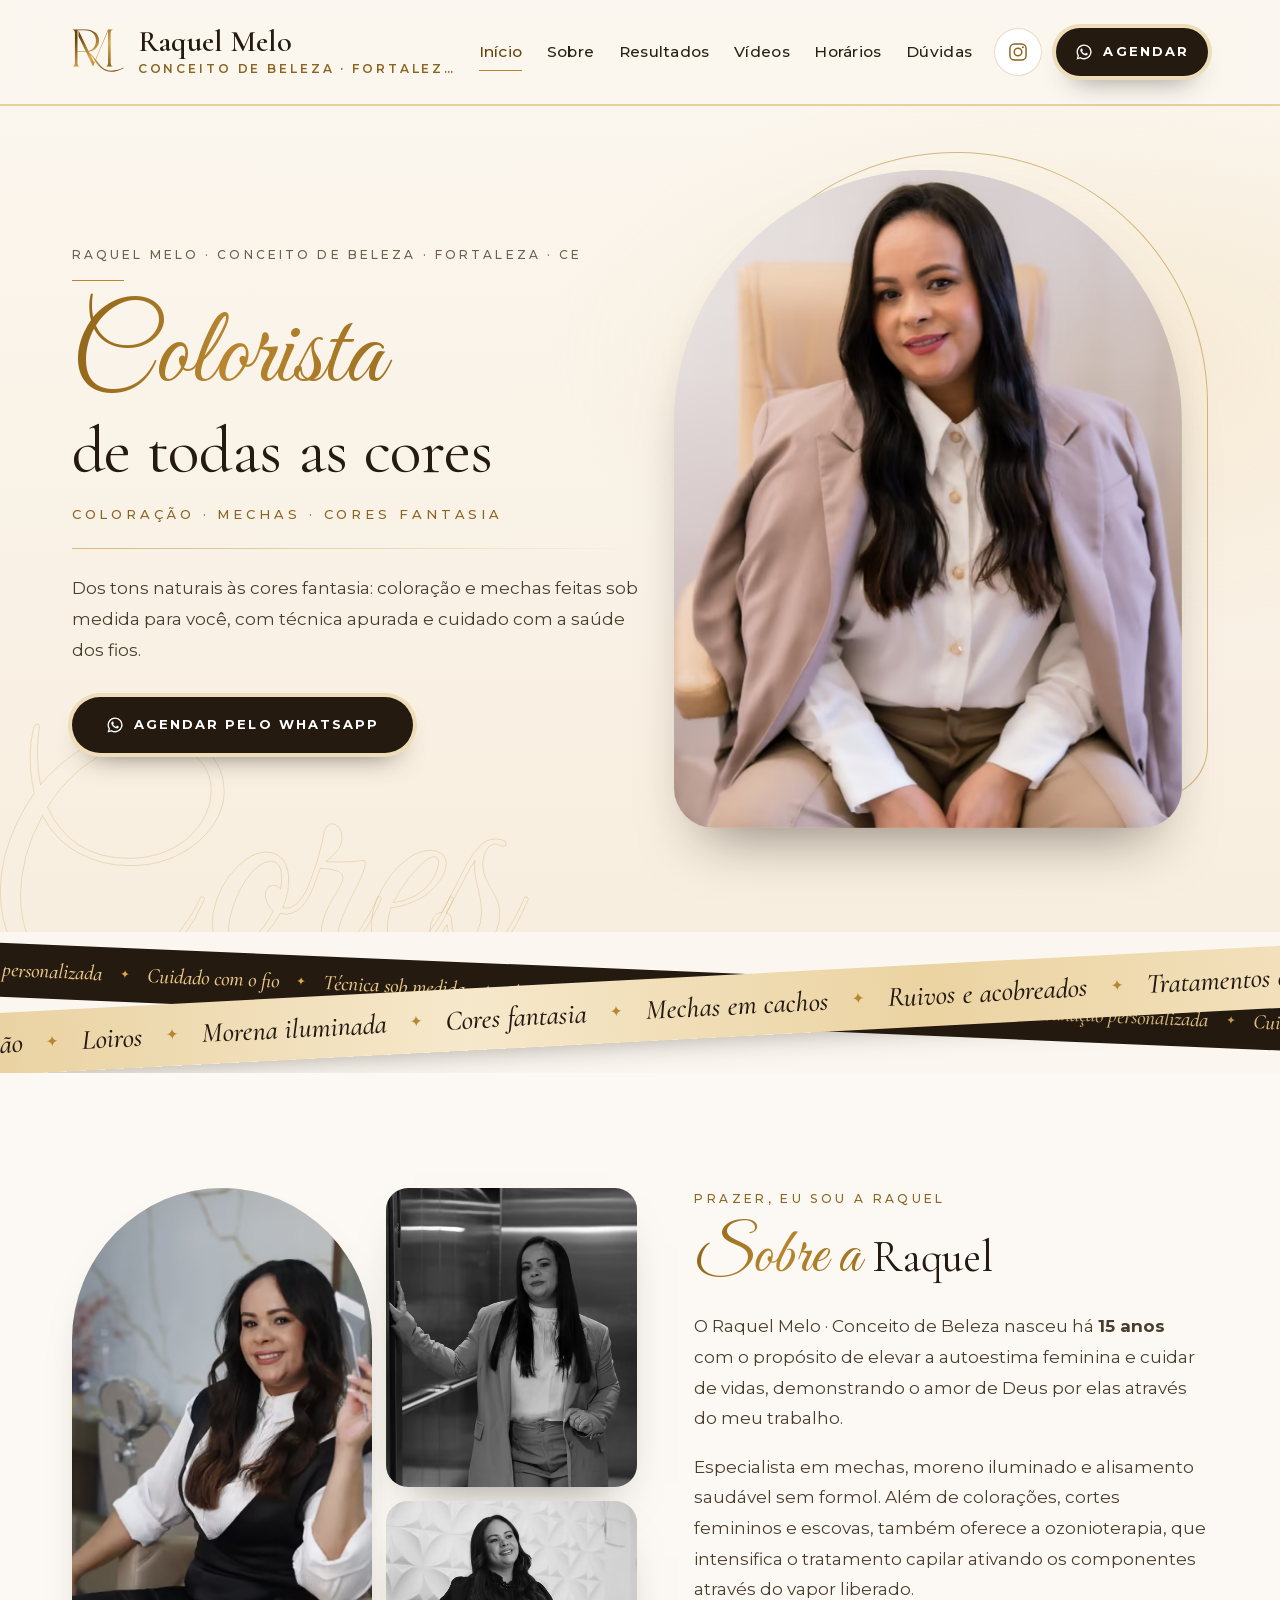
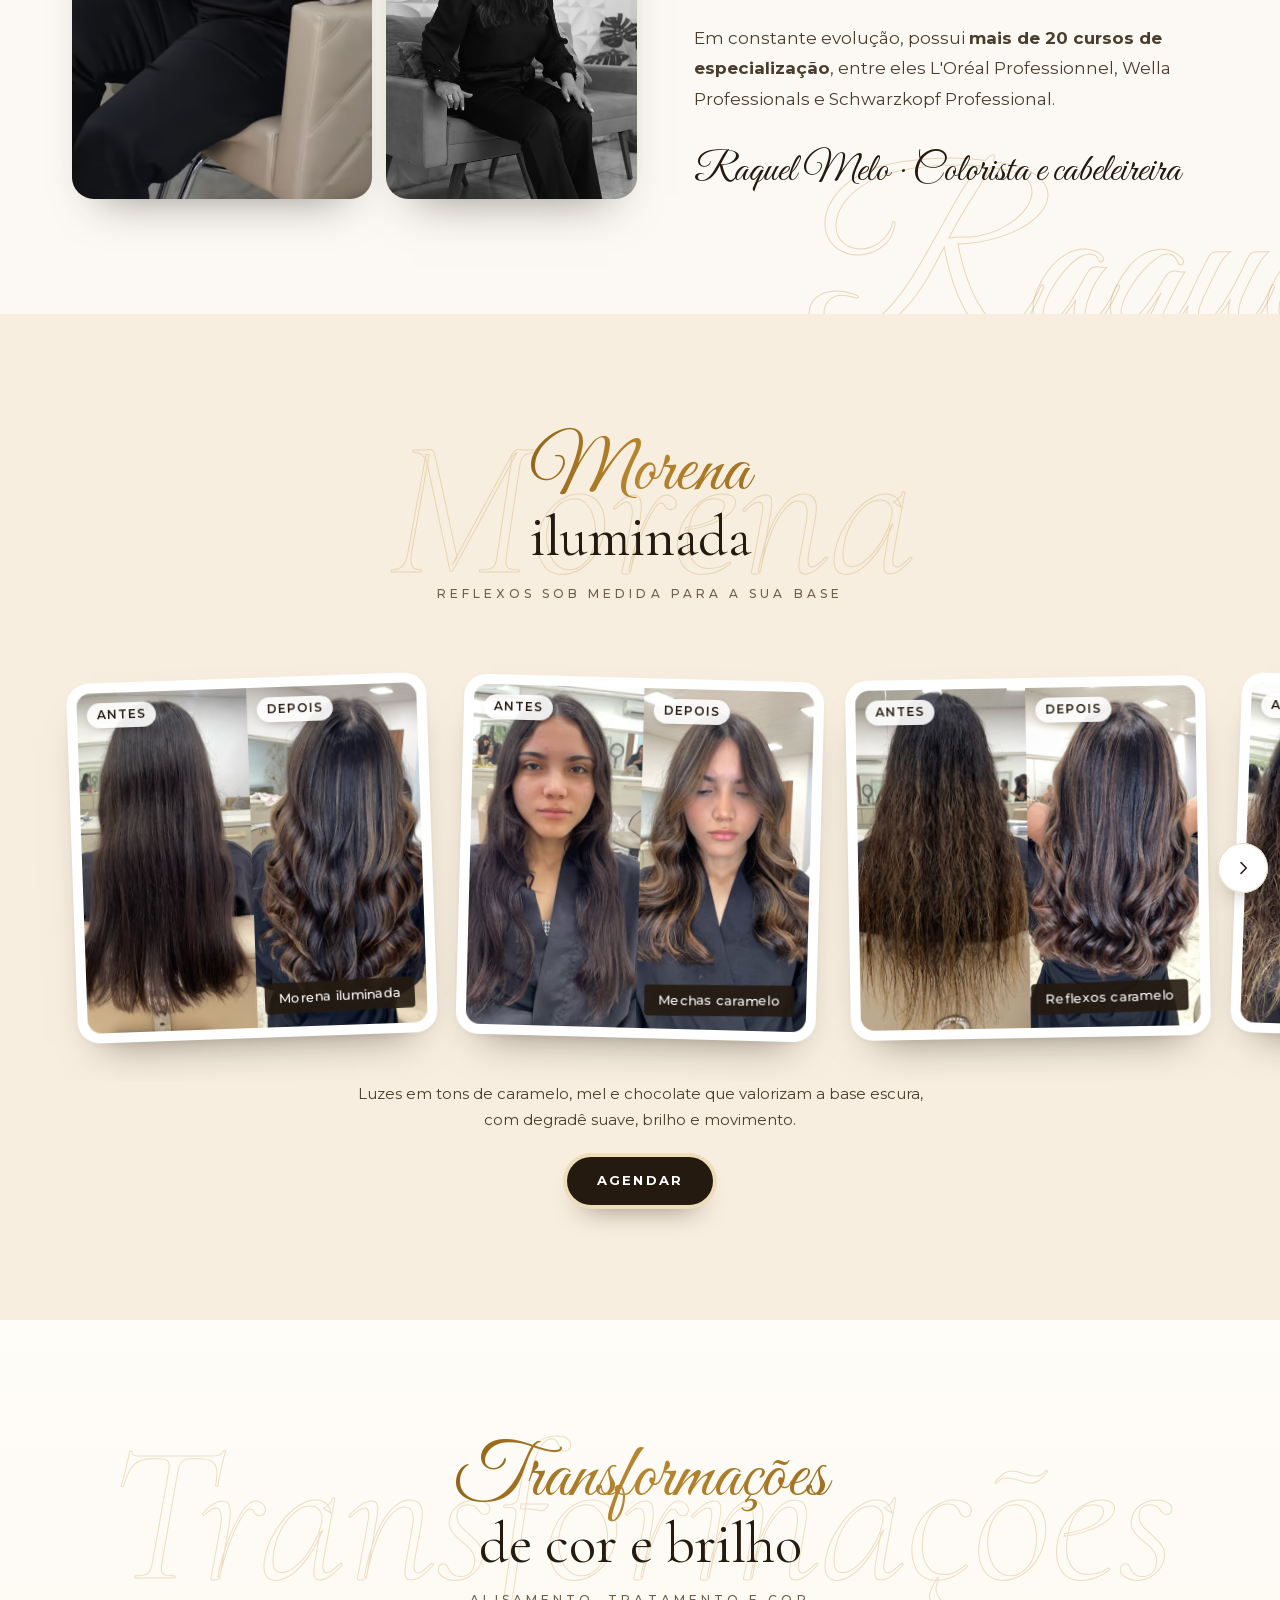
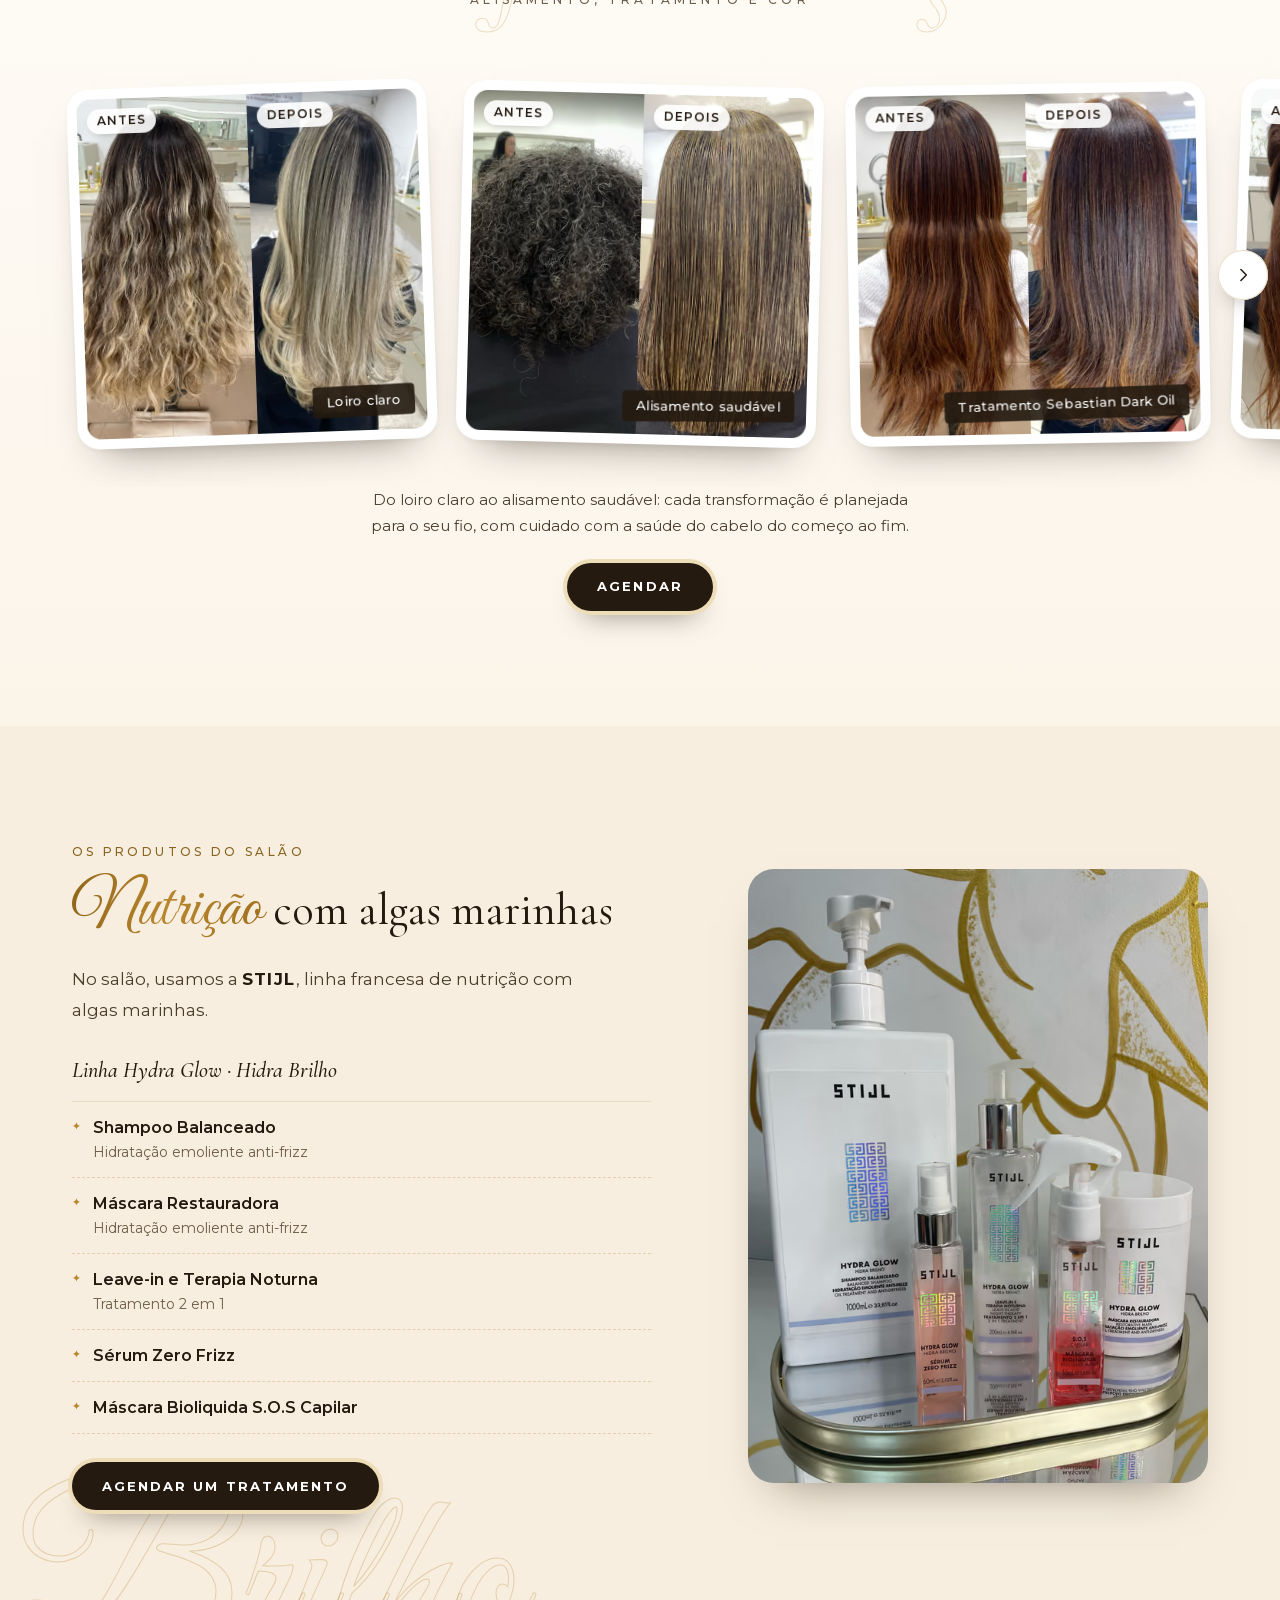
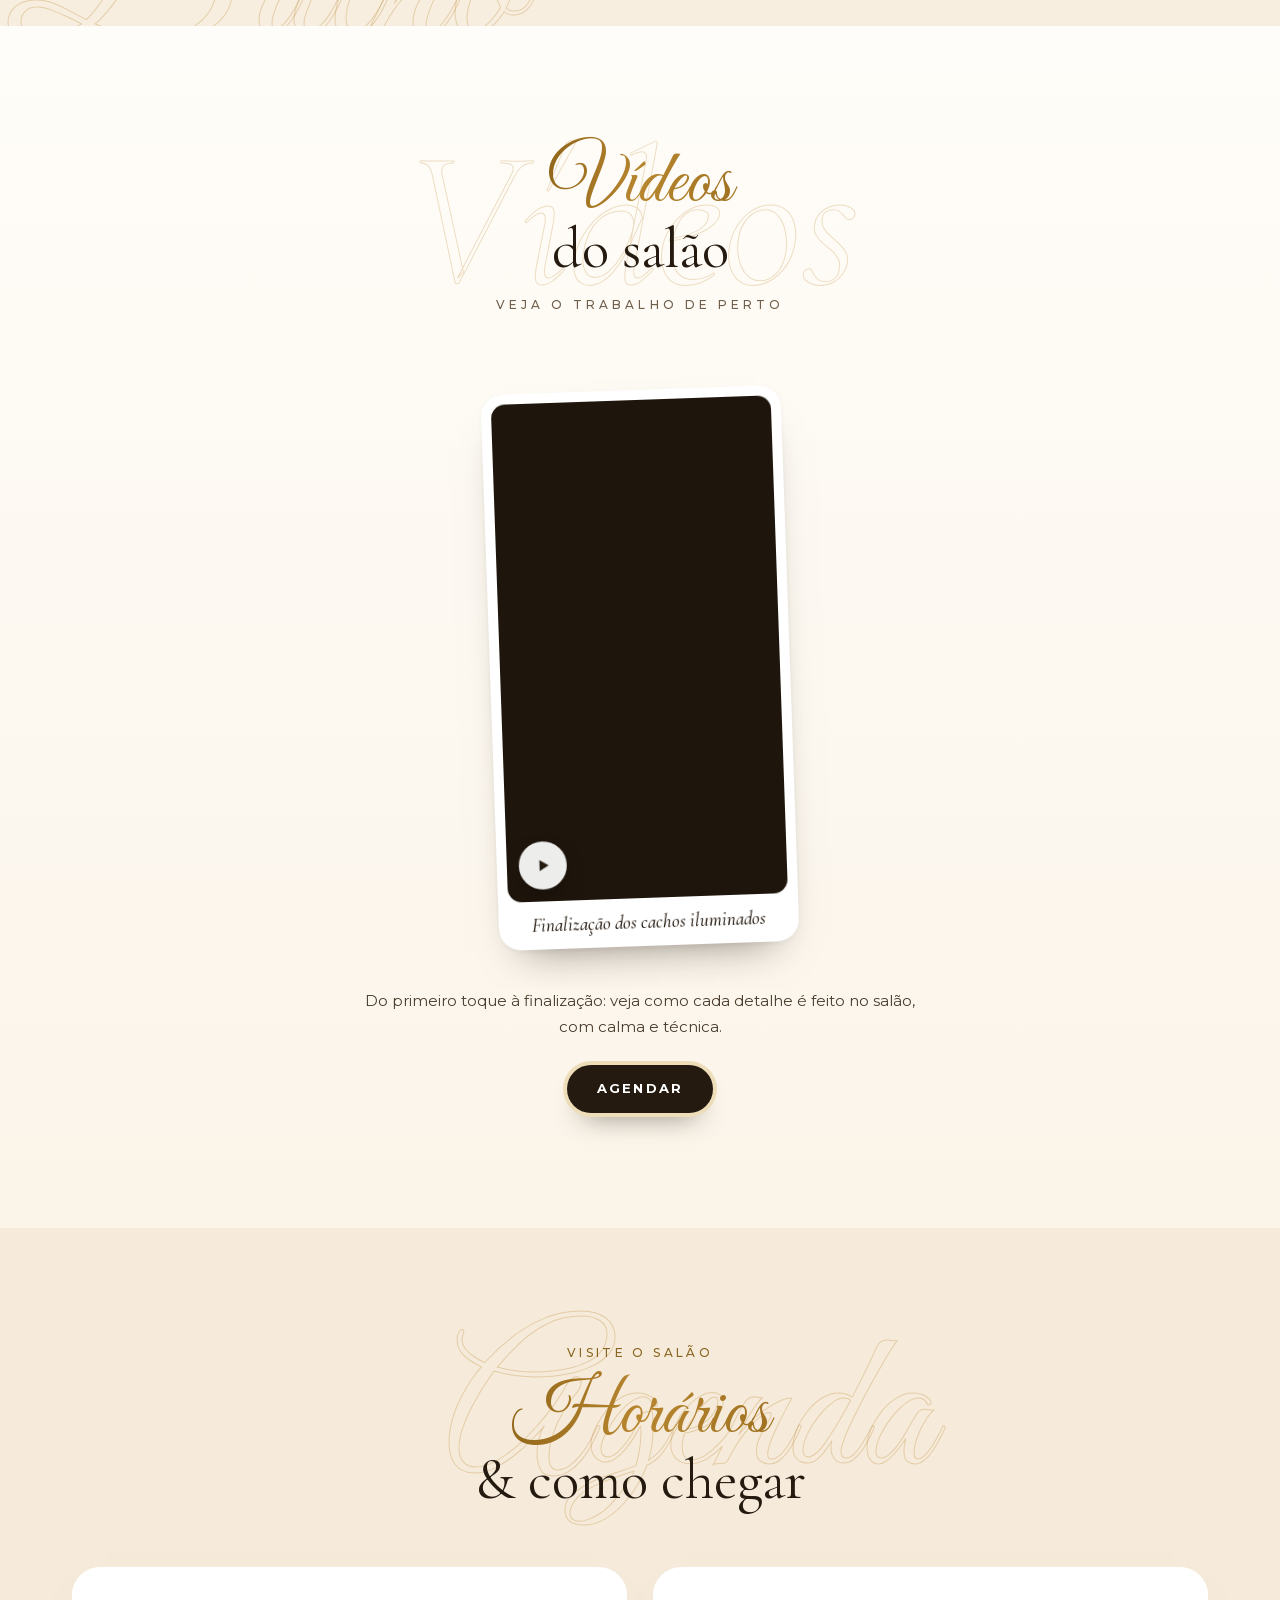
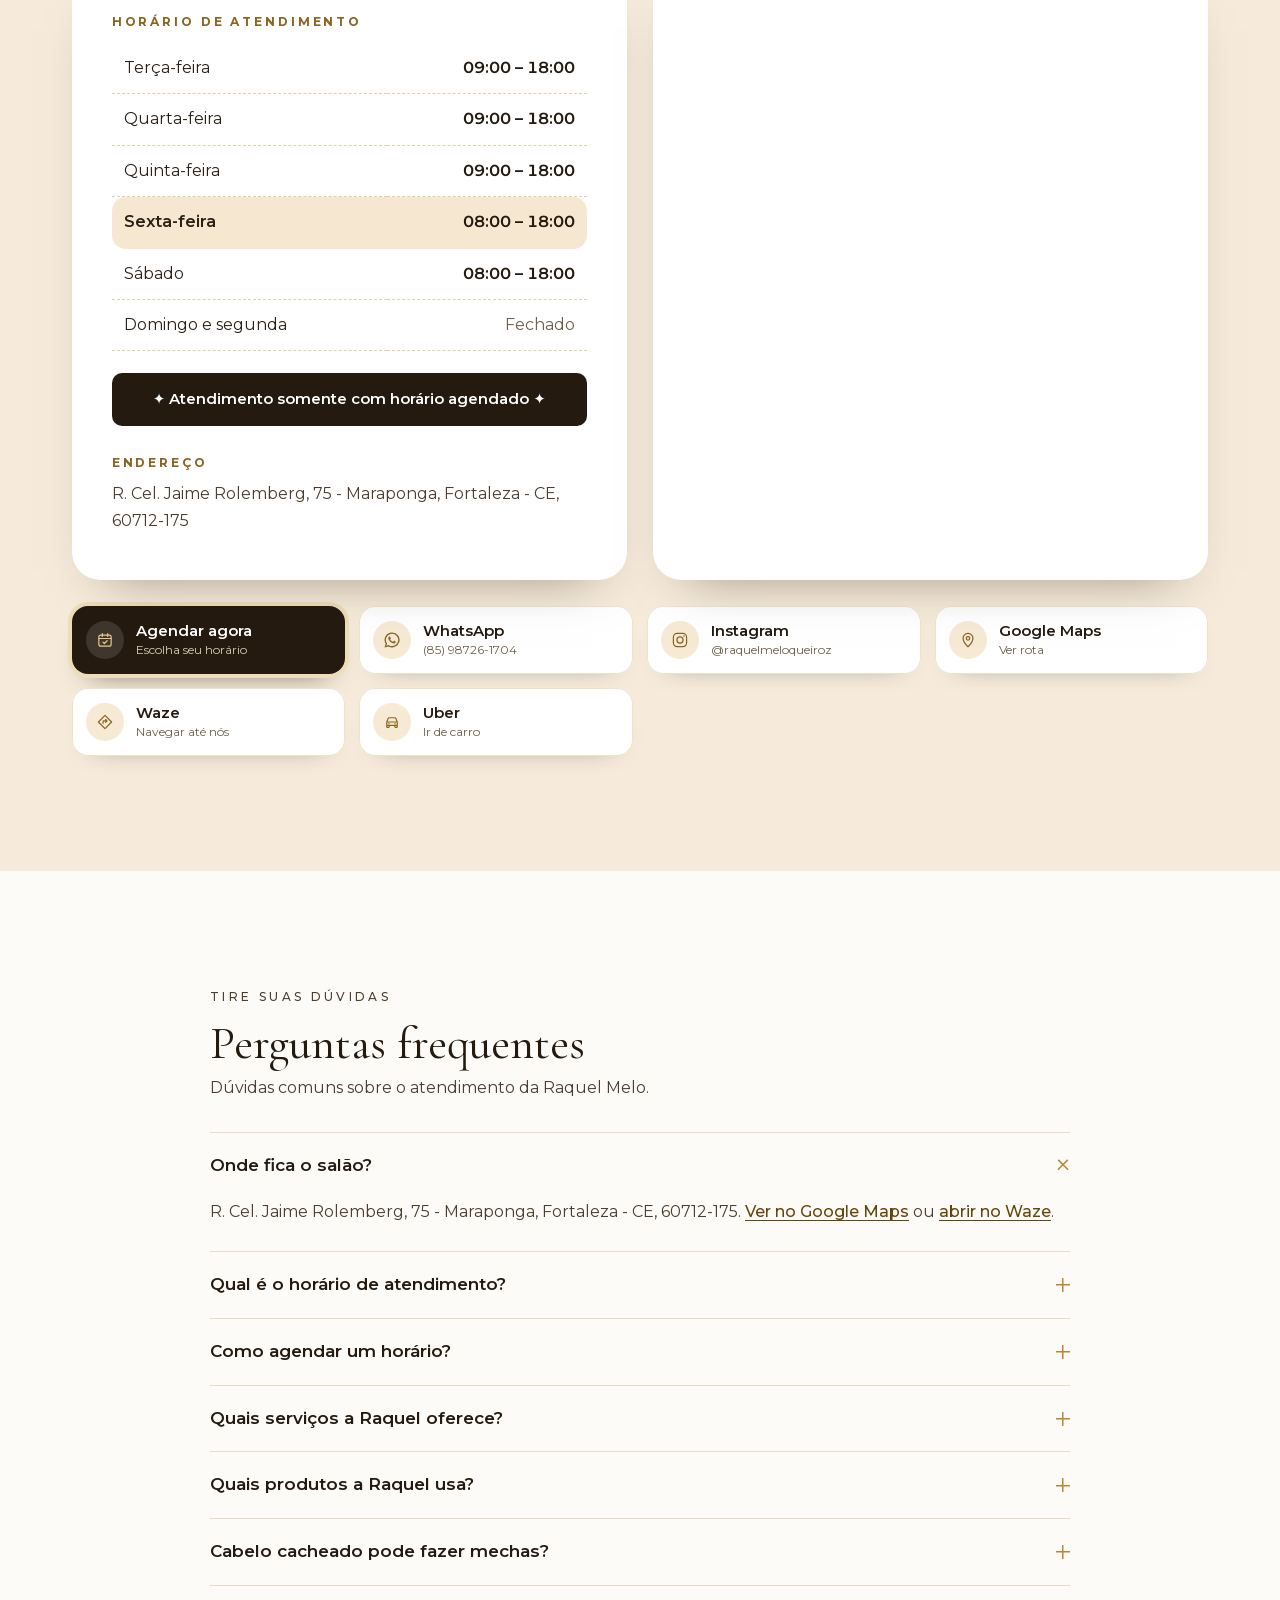
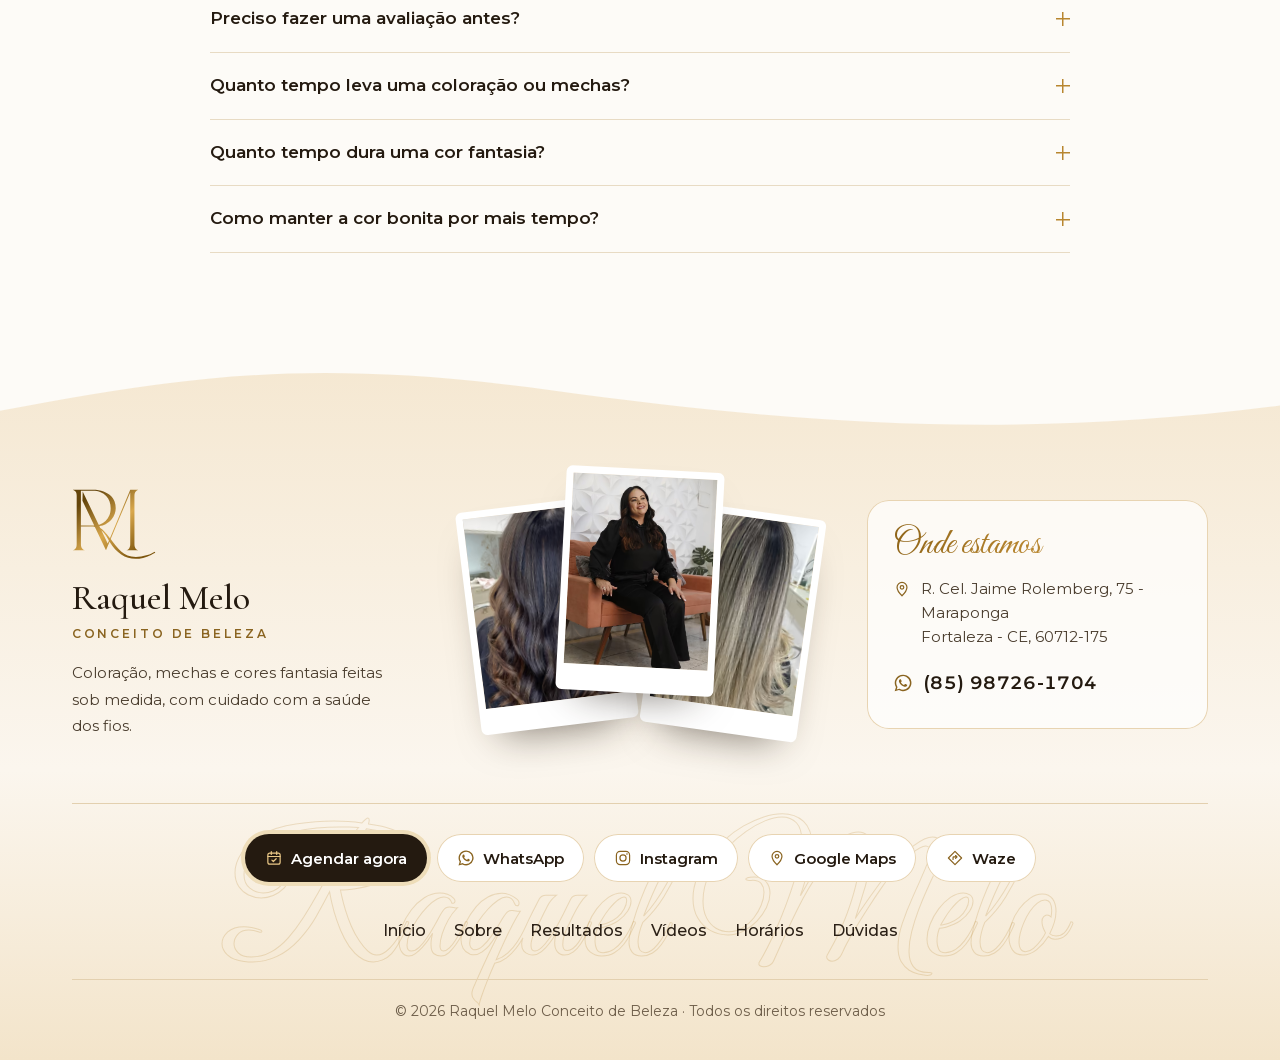
<file: index.html>
<!doctype html>
<html lang="pt-BR">
<head>
  <meta charset="utf-8">
  <meta name="viewport" content="width=device-width, initial-scale=1, viewport-fit=cover">
  <title>Raquel Melo Conceito de Beleza | Colorista em Fortaleza (Maraponga)</title>
  <meta name="description" content="Raquel Melo, colorista de todas as cores na Maraponga, em Fortaleza: coloração, mechas, loiros, morena iluminada e cores fantasia feitas sob medida. Veja os resultados, os horários e como chegar.">
  <meta name="theme-color" content="#FBF7F0">
  <link rel="canonical" href="https://ayvotec2026.github.io/raquelmelo/">

  <meta property="og:type" content="website">
  <meta property="og:locale" content="pt_BR">
  <meta property="og:site_name" content="Raquel Melo Conceito de Beleza">
  <meta property="og:title" content="Raquel Melo Conceito de Beleza">
  <meta property="og:description" content="Colorista de todas as cores na Maraponga, em Fortaleza: dos tons naturais às cores fantasia. Veja os resultados e agende.">
  <meta property="og:url" content="https://ayvotec2026.github.io/raquelmelo/">
  <meta property="og:image" content="https://ayvotec2026.github.io/raquelmelo/og-image.jpg">
  <meta property="og:image:width" content="1200">
  <meta property="og:image:height" content="630">
  <meta property="og:image:alt" content="Retrato de Raquel Melo ao lado do logotipo e da frase Colorista de todas as cores">
  <meta name="twitter:card" content="summary_large_image">

  <link rel="icon" href="favicon.svg" type="image/svg+xml">
  <link rel="icon" href="favicon-32.png" sizes="32x32" type="image/png">
  <link rel="apple-touch-icon" href="apple-touch-icon.png">
  <link rel="manifest" href="manifest.webmanifest">
  <meta name="apple-mobile-web-app-title" content="Raquel Melo">
  <meta name="apple-mobile-web-app-status-bar-style" content="default">
  <meta name="mobile-web-app-capable" content="yes">
  <meta name="format-detection" content="telephone=no">

  <link rel="preload" href="assets/fonts/cormorant-garamond-latin.woff2" as="font" type="font/woff2" crossorigin>
  <link rel="preload" href="assets/fonts/great-vibes-latin.woff2" as="font" type="font/woff2" crossorigin>
  <link rel="preload" href="assets/fonts/montserrat-latin.woff2" as="font" type="font/woff2" crossorigin>
  <link rel="stylesheet" href="assets/css/style.css?v=20261112c">

  <script>
    /* Liga as animações só quando o navegador suporta e a pessoa não pediu menos movimento.
       Se o main.js não carregar em 4 s, o conteúdo aparece normalmente. */
    (function (d) {
      if (!('IntersectionObserver' in window) || !window.matchMedia ||
          !matchMedia('(prefers-reduced-motion: no-preference)').matches) return;
      d.documentElement.classList.add('anim');
      setTimeout(function () { if (!window.__animPronta) d.documentElement.classList.remove('anim'); }, 4000);
    })(document);
    /* Fotos e vídeos vêm de assets/data/fotos.json; textos, contato e horários, de
       assets/data/conteudo.json. Os dois são editados pelo painel da Raquel (/admin/).
       "no-cache" confere se há versão nova a cada visita, sem baixar de novo se não mudou.
       Enquanto eles chegam, o texto do topo espera para entrar (no máximo 2,5 s). */
    (function (d) {
      if (!window.fetch) return;
      var pegar = function (c) {
        return fetch(c, { cache: 'no-cache' }).then(function (r) { return r.ok ? r.json() : null; }).catch(function () { return null; });
      };
      window.__fotos = pegar('assets/data/fotos.json');
      window.__conteudo = pegar('assets/data/conteudo.json');
      d.documentElement.classList.add('esperando');
      setTimeout(function () { d.documentElement.classList.remove('esperando'); }, 2500);
    })(document);
  </script>
  <script src="assets/js/main.js?v=20261112c" defer></script>
</head>
<body>
  <a class="pular" href="#conteudo">Pular para o conteúdo</a>

  <!-- ============================== Cabeçalho ============================== -->
  <header class="topo" data-topo>
    <div class="container topo-inner">
      <a class="marca" href="#inicio" aria-label="Raquel Melo Conceito de Beleza, voltar ao início">
        <img class="marca-monograma" src="assets/img/logo-monogram.svg" alt="" width="114" height="101">
        <span class="marca-texto">
          <span class="marca-nome">Raquel Melo</span>
          <span class="marca-sub">Conceito de Beleza<span data-cidade-sufixo></span></span>
        </span>
      </a>

      <nav class="nav" aria-label="Principal">
        <ul>
          <li><a href="#inicio">Início</a></li>
          <li><a href="#sobre">Sobre</a></li>
          <li><a href="#resultados">Resultados</a></li>
          <li><a href="#videos">Vídeos</a></li>
          <li><a href="#horarios">Horários</a></li>
          <li><a href="#duvidas">Dúvidas</a></li>
        </ul>
      </nav>

      <div class="topo-acoes">
        <a class="redondo redondo-claro topo-instagram" href="#" data-instagram-link hidden target="_blank" rel="noopener" aria-label="Instagram da Raquel Melo">
          <svg class="icon" viewBox="0 0 24 24" aria-hidden="true"><use href="#icon-instagram"></use></svg>
        </a>
        <a class="btn btn-escuro btn-anel topo-agendar" href="#horarios" data-wa="Olá, Raquel! Vim pelo site e gostaria de agendar um horário.">
          <svg class="icon" viewBox="0 0 24 24" aria-hidden="true"><use href="#icon-whatsapp"></use></svg>
          Agendar
        </a>
        <a class="redondo topo-whats" href="#horarios" data-wa="Olá, Raquel! Vim pelo site e gostaria de agendar um horário." aria-label="Agendar pelo WhatsApp">
          <svg class="icon" viewBox="0 0 24 24" aria-hidden="true"><use href="#icon-whatsapp"></use></svg>
        </a>
        <button class="redondo menu-botao" type="button" aria-expanded="false" aria-controls="menu" aria-label="Abrir o menu">
          <span class="menu-icone" aria-hidden="true"></span>
        </button>
      </div>
    </div>
  </header>

  <nav class="menu" id="menu" aria-label="Menu">
    <ul>
      <li><a href="#inicio">Início</a></li>
      <li><a href="#sobre">Sobre</a></li>
      <li><a href="#resultados">Resultados</a></li>
      <li><a href="#videos">Vídeos</a></li>
      <li><a href="#horarios">Horários e como chegar</a></li>
      <li><a href="#duvidas">Perguntas frequentes</a></li>
    </ul>
    <a class="btn btn-escuro btn-anel" href="#horarios" data-wa="Olá, Raquel! Vim pelo site e gostaria de agendar um horário.">
      <svg class="icon" viewBox="0 0 24 24" aria-hidden="true"><use href="#icon-whatsapp"></use></svg>
      Agendar pelo WhatsApp
    </a>
    <p class="menu-nota" data-c-aviso="menu">✦ Atendimento somente com horário agendado</p>
  </nav>

  <main id="conteudo">
    <!-- ============================== Topo ============================== -->
    <section class="hero" id="inicio" aria-labelledby="hero-titulo">
      <span class="marca-dagua hero-marca-dagua" aria-hidden="true" data-deriva>Cores</span>
      <div class="container hero-grid">
        <div class="hero-texto">
          <p class="sobretitulo hero-sobretitulo">Raquel Melo · Conceito de Beleza<span data-cidade-sufixo></span></p>
          <h1 class="hero-titulo" id="hero-titulo">
            <span class="sr-only">Raquel Melo, </span>
            <span class="script" data-c="topo.script">Colorista</span>
            <span class="serif" data-c="topo.serif">de todas as cores</span>
          </h1>
          <p class="hero-especialidades" data-c="topo.especialidades">Coloração · Mechas · Cores fantasia</p>
          <p class="hero-lead" data-c="topo.texto" data-c-rico>Dos tons naturais às cores fantasia: coloração e mechas feitas sob medida para você, com técnica apurada e cuidado com a saúde dos fios.</p>
          <a class="btn btn-escuro btn-anel btn-grande hero-cta" href="#horarios" data-wa="Olá, Raquel! Vim pelo site e gostaria de agendar um horário." data-hero-cta>
            <svg class="icon" viewBox="0 0 24 24" aria-hidden="true"><use href="#icon-whatsapp"></use></svg>
            Agendar pelo WhatsApp
          </a>
        </div>

        <div class="hero-foto-area">
          <figure class="hero-foto" data-hero-foto></figure>
          <a class="nota-google" href="#" data-nota-google hidden target="_blank" rel="noopener">
            <strong data-nota-valor>5,0</strong>
            <span class="nota-estrelas" aria-hidden="true">★★★★★</span>
            <span class="nota-rotulo">no Google</span>
          </a>
        </div>
      </div>
    </section>

    <!-- ============================== Fitas de serviços ============================== -->
    <div class="faixa" aria-hidden="true" data-c-fitas>
      <div class="fita fita-escura"><div class="fita-trilho" data-c-lista="fitas.escura"><span>Avaliação personalizada</span><span>Cuidado com o fio</span><span>Técnica sob medida</span><span>Atendimento com hora marcada</span><span>Cor que combina com você</span></div></div>
      <div class="fita fita-clara"><div class="fita-trilho" data-c-lista="fitas.clara"><span>Coloração</span><span>Loiros</span><span>Morena iluminada</span><span>Cores fantasia</span><span>Mechas em cachos</span><span>Ruivos e acobreados</span><span>Tratamentos capilares</span><span>Corte e finalização</span></div></div>
    </div>

    <!-- ============================== Sobre ============================== -->
    <section class="secao sobre" id="sobre" aria-labelledby="sobre-titulo">
      <div class="container sobre-grid">
        <div class="sobre-fotos" data-sobre-fotos></div>

        <div class="sobre-texto" data-revelar>
          <p class="sobretitulo" data-c="sobre.sobretitulo">Prazer, eu sou a Raquel</p>
          <h2 class="titulo-misto titulo-linha" id="sobre-titulo"><span class="script" data-c="sobre.script">Sobre a</span> <span class="serif" data-c="sobre.serif">Raquel</span></h2>
          <p data-c-par="sobre.texto">O Raquel Melo · Conceito de Beleza nasceu há <strong>15 anos</strong> com o propósito de elevar a autoestima feminina e cuidar de vidas, demonstrando o amor de Deus por elas através do meu trabalho.</p>
          <p data-c-par="sobre.texto">Especialista em mechas, moreno iluminado e alisamento saudável sem formol. Além de colorações, cortes femininos e escovas, também oferece a ozonioterapia, que intensifica o tratamento capilar ativando os componentes através do vapor liberado.</p>
          <p data-c-par="sobre.texto">Em constante evolução, possui <strong>mais de 20 cursos de especialização</strong>, entre eles L'Oréal Professionnel, Wella Professionals e Schwarzkopf Professional.</p>
          <p class="assinatura" data-c="sobre.assinatura">Raquel Melo · Colorista e cabeleireira</p>
        </div>
      </div>
      <span class="marca-dagua sobre-marca-dagua" aria-hidden="true" data-deriva>Raquel</span>
    </section>

    <!-- ============================== Galerias de resultados ==============================
         Montadas a partir de assets/data/fotos.json com o modelo #modelo-galeria (fim da página).
         Galeria sem foto não aparece. -->

    <!-- ============================== Produtos (STIJL) ==============================
         A foto vem de assets/data/fotos.json ("produtos"); sem foto, fica só o texto. -->
    <section class="secao produtos" id="produtos" aria-labelledby="produtos-titulo" data-c-secao="produtos">
      <div class="container produtos-grid">
        <div class="produtos-texto" data-revelar>
          <p class="sobretitulo" data-c="produtos.sobretitulo">Os produtos do salão</p>
          <h2 class="titulo-misto titulo-linha" id="produtos-titulo"><span class="script" data-c="produtos.script">Nutrição</span> <span class="serif" data-c="produtos.serif">com algas marinhas</span></h2>
          <p class="produtos-lead" data-c="produtos.texto" data-c-rico>No salão, usamos a <strong>STIJL</strong>, linha francesa de nutrição com algas marinhas.</p>
          <p class="produtos-linha" data-c="produtos.linha">Linha Hydra Glow · Hidra Brilho</p>
          <ul class="produtos-lista" data-c-produtos>
            <li><strong>Shampoo Balanceado</strong><span>Hidratação emoliente anti-frizz</span></li>
            <li><strong>Máscara Restauradora</strong><span>Hidratação emoliente anti-frizz</span></li>
            <li><strong>Leave-in e Terapia Noturna</strong><span>Tratamento 2 em 1</span></li>
            <li><strong>Sérum Zero Frizz</strong></li>
            <li><strong>Máscara Bioliquida S.O.S Capilar</strong></li>
          </ul>
          <a class="btn btn-escuro btn-anel" href="#horarios" data-wa="Olá, Raquel! Vi no site os tratamentos com STIJL e gostaria de agendar um horário." data-c="produtos.botao">Agendar um tratamento</a>
        </div>
        <figure class="foto produtos-foto" data-produtos-foto data-revelar style="--d: 120ms"></figure>
      </div>
      <span class="marca-dagua produtos-marca-dagua" aria-hidden="true" data-deriva>Brilho</span>
    </section>

    <!-- ============================== Vídeos ============================== -->
    <!-- Os vídeos vêm de assets/data/fotos.json ("videos"), com o modelo #modelo-video (fim da página).
         Sem vídeo, a seção não aparece. -->
    <section class="secao galeria galeria-videos" id="videos" aria-labelledby="videos-titulo" data-c-secao="videos">
      <div class="container cabeca-centro" data-revelar>
        <span class="marca-dagua marca-dagua-serifa" aria-hidden="true" data-deriva>Vídeos</span>
        <h2 class="titulo-misto" id="videos-titulo"><span class="script" data-c="videos.script">Vídeos</span> <span class="serif" data-c="videos.serif">do salão</span></h2>
        <p class="subtitulo-caps" data-c="videos.subtitulo">Veja o trabalho de perto</p>
      </div>

      <div class="carrossel carrossel-videos" data-carrossel role="region" aria-roledescription="carrossel" aria-label="Vídeos do salão">
        <button class="carrossel-seta carrossel-seta-anterior" type="button" data-anterior aria-label="Vídeo anterior" aria-controls="trilho-videos">
          <svg class="icon" viewBox="0 0 24 24" aria-hidden="true"><use href="#icon-seta-esquerda"></use></svg>
        </button>
        <div class="carrossel-trilho" id="trilho-videos" data-trilho data-videos></div>
        <button class="carrossel-seta carrossel-seta-proxima" type="button" data-proximo aria-label="Próximo vídeo" aria-controls="trilho-videos">
          <svg class="icon" viewBox="0 0 24 24" aria-hidden="true"><use href="#icon-seta-direita"></use></svg>
        </button>
      </div>

      <div class="container galeria-rodape" data-revelar>
        <p data-c="videos.texto">Do primeiro toque à finalização: veja como cada detalhe é feito no salão, com calma e técnica.</p>
        <a class="btn btn-escuro btn-anel" href="#horarios" data-wa="Olá, Raquel! Vi os vídeos no site e gostaria de agendar um horário.">Agendar</a>
      </div>
    </section>

    <!-- ============================== Horários e como chegar ============================== -->
    <section class="secao horarios" id="horarios" aria-labelledby="horarios-titulo">
      <div class="container">
        <div class="cabeca-centro" data-revelar>
          <span class="marca-dagua" aria-hidden="true" data-deriva>Agenda</span>
          <p class="sobretitulo" data-c="horarios.sobretitulo">Visite o salão</p>
          <h2 class="titulo-misto" id="horarios-titulo"><span class="script">Horários</span> <span class="serif">&amp; como chegar</span></h2>
        </div>

        <div class="horarios-grid">
          <div class="cartao horarios-cartao" data-revelar>
            <h3 class="rotulo">Horário de atendimento</h3>
            <table class="tabela-horarios" data-horarios hidden><tbody></tbody></table>
            <p class="horarios-vazio" data-horarios-vazio>Os horários serão publicados aqui em breve.</p>
            <p class="aviso-agendamento" data-c-aviso="cartao">✦ Atendimento somente com horário agendado ✦</p>

            <div class="horarios-bloco" data-endereco-bloco hidden>
              <h3 class="rotulo">Endereço</h3>
              <p data-endereco-texto></p>
            </div>
            <div class="horarios-bloco" data-pagamento-bloco hidden>
              <h3 class="rotulo">Formas de pagamento</h3>
              <p data-pagamento-texto></p>
            </div>
          </div>

          <div class="cartao mapa" data-mapa data-revelar style="--d: 120ms">
            <div class="mapa-capa" data-mapa-capa>
              <img src="assets/img/logo-seal-light.svg" alt="" width="132" height="132" loading="lazy">
              <p data-mapa-texto>O endereço e o mapa serão publicados aqui em breve.</p>
            </div>
          </div>
        </div>

        <div class="atalhos" data-atalhos hidden></div>
      </div>
    </section>

    <!-- ============================== Perguntas frequentes ============================== -->
    <section class="secao duvidas" id="duvidas" aria-labelledby="duvidas-titulo" data-c-secao="duvidas">
      <div class="container duvidas-inner">
        <div data-revelar>
          <p class="sobretitulo" data-c="duvidas.sobretitulo">Tire suas dúvidas</p>
          <h2 class="duvidas-titulo" id="duvidas-titulo" data-c="duvidas.titulo">Perguntas frequentes</h2>
          <p class="duvidas-intro" data-c="duvidas.intro">Dúvidas comuns sobre o atendimento da Raquel Melo.</p>
        </div>

        <div class="faq" data-faq data-revelar>
          <details class="faq-item">
            <summary>Como agendar um horário?</summary>
            <div class="faq-resposta">
              <p>Pelo WhatsApp. Conte o que você deseja e, se puder, envie uma foto do seu cabelo com luz natural: isso ajuda a Raquel a orientar você antes do atendimento.</p>
            </div>
          </details>
          <details class="faq-item">
            <summary>Quais serviços a Raquel oferece?</summary>
            <div class="faq-resposta">
              <ul>
                <li>Coloração e cobertura de fios brancos</li>
                <li>Loiros, do mel ao platinado</li>
                <li>Morena iluminada</li>
                <li>Mechas em cabelo cacheado</li>
                <li>Ruivos e acobreados</li>
                <li>Cores fantasia: rosa, lilás, azul, vermelho e outras</li>
                <li>Tratamentos capilares: hidratação, nutrição e reconstrução</li>
                <li>Corte e finalização</li>
              </ul>
              <p>O valor depende do comprimento, do volume e da técnica escolhida. Peça seu orçamento pelo WhatsApp.</p>
            </div>
          </details>
          <details class="faq-item">
            <summary>Quais produtos a Raquel usa?</summary>
            <div class="faq-resposta">
              <p>A STIJL, linha francesa de nutrição com algas marinhas. No salão, ela usa a linha Hydra Glow (Hidra Brilho): shampoo balanceado, máscara restauradora, leave-in e terapia noturna, sérum Zero Frizz e máscara bioliquida S.O.S Capilar.</p>
            </div>
          </details>
          <details class="faq-item">
            <summary>Cabelo cacheado pode fazer mechas?</summary>
            <div class="faq-resposta">
              <p>Pode. Com a técnica certa e cuidado com a fibra, a luz entra sem desmanchar a curvatura. O vídeo desta página mostra um exemplo.</p>
            </div>
          </details>
          <details class="faq-item">
            <summary>Preciso fazer uma avaliação antes?</summary>
            <div class="faq-resposta">
              <p>Para mudanças de cor e mechas, a avaliação é o primeiro passo: ela mostra o histórico químico e a saúde dos fios e define a técnica mais segura para o resultado que você quer.</p>
            </div>
          </details>
          <details class="faq-item">
            <summary>Quanto tempo leva uma coloração ou mechas?</summary>
            <div class="faq-resposta">
              <p>Depende do comprimento, do volume e do resultado desejado. Mechas costumam levar algumas horas; na avaliação você recebe a previsão para o seu caso.</p>
            </div>
          </details>
          <details class="faq-item">
            <summary>Quanto tempo dura uma cor fantasia?</summary>
            <div class="faq-resposta">
              <p>Cores fantasia desbotam mais rápido que os tons naturais. Com shampoo adequado, água fria e retoques, a cor dura algumas semanas; na avaliação a Raquel indica a manutenção ideal para o seu cabelo.</p>
            </div>
          </details>
          <details class="faq-item">
            <summary>Como manter a cor bonita por mais tempo?</summary>
            <div class="faq-resposta">
              <p>Use shampoo e condicionador para cabelos com coloração, evite água muito quente, proteja os fios do sol e do cloro e mantenha os tratamentos em dia. No fim do atendimento você recebe o intervalo ideal de retorno.</p>
            </div>
          </details>
        </div>
      </div>
    </section>
  </main>

  <!-- ============================== Rodapé ============================== -->
  <footer class="rodape">
    <svg class="rodape-onda" viewBox="0 0 1440 90" preserveAspectRatio="none" aria-hidden="true" focusable="false">
      <path d="M0 0H1440V44C1140 84 900 66 620 26S200 12 0 50Z"/>
    </svg>
    <div class="container rodape-grid">
      <div class="rodape-marca">
        <img class="rodape-monograma" src="assets/img/logo-monogram.svg" alt="" width="114" height="101" loading="lazy">
        <p class="rodape-nome">Raquel Melo</p>
        <p class="rodape-sub">Conceito de Beleza</p>
        <p class="rodape-descricao" data-c="rodape.descricao">Coloração, mechas e cores fantasia feitas sob medida, com cuidado com a saúde dos fios.</p>
      </div>

      <div class="rodape-polaroids" data-rodape-fotos aria-hidden="true"></div>

      <div class="rodape-onde" data-rodape-onde hidden>
        <p class="rodape-onde-titulo">Onde estamos</p>
        <p class="rodape-onde-linha" data-rodape-endereco hidden></p>
        <a class="rodape-telefone" href="#horarios" data-rodape-telefone hidden></a>
      </div>
    </div>

    <div class="container rodape-base">
      <span class="marca-dagua rodape-marca-dagua" aria-hidden="true">Raquel Melo</span>
      <div class="rodape-botoes" data-rodape-botoes hidden></div>
      <nav class="rodape-nav" aria-label="Rodapé">
        <ul>
          <li><a href="#inicio">Início</a></li>
          <li><a href="#sobre">Sobre</a></li>
          <li><a href="#resultados">Resultados</a></li>
          <li><a href="#videos">Vídeos</a></li>
          <li><a href="#horarios">Horários</a></li>
          <li><a href="#duvidas">Dúvidas</a></li>
        </ul>
      </nav>
      <p class="rodape-copy">© <span data-ano>2026</span> Raquel Melo Conceito de Beleza · Todos os direitos reservados</p>
    </div>
  </footer>

  <a class="flutuante" href="#horarios" data-wa="Olá, Raquel! Vim pelo site e gostaria de agendar um horário." data-flutuante aria-label="Agendar pelo WhatsApp">
    <svg class="icon" viewBox="0 0 24 24" aria-hidden="true"><use href="#icon-whatsapp"></use></svg>
  </a>

  <!-- Modelo de cada galeria de resultados (preenchido pelo main.js) -->
  <template id="modelo-galeria">
    <section class="secao galeria">
      <div class="container cabeca-centro" data-revelar>
        <span class="marca-dagua marca-dagua-serifa" aria-hidden="true" data-deriva></span>
        <h2 class="titulo-misto"><span class="script"></span> <span class="serif"></span></h2>
        <p class="subtitulo-caps"></p>
      </div>
      <div class="carrossel" data-carrossel role="region" aria-roledescription="carrossel">
        <button class="carrossel-seta carrossel-seta-anterior" type="button" data-anterior aria-label="Foto anterior">
          <svg class="icon" viewBox="0 0 24 24" aria-hidden="true"><use href="#icon-seta-esquerda"></use></svg>
        </button>
        <div class="carrossel-trilho" data-trilho></div>
        <button class="carrossel-seta carrossel-seta-proxima" type="button" data-proximo aria-label="Próxima foto">
          <svg class="icon" viewBox="0 0 24 24" aria-hidden="true"><use href="#icon-seta-direita"></use></svg>
        </button>
      </div>
      <div class="container galeria-rodape" data-revelar>
        <p class="galeria-texto"></p>
        <a class="btn btn-escuro btn-anel" href="#horarios" data-wa="">Agendar</a>
      </div>
    </section>
  </template>

  <!-- Modelo de cada vídeo (preenchido pelo main.js) -->
  <template id="modelo-video">
    <figure class="polaroid polaroid-video">
      <div class="video-quadro">
        <video muted playsinline loop preload="none" data-video width="720" height="1280"></video>
        <button class="video-botao" type="button" data-video-botao data-estado="pausado" aria-label="Reproduzir vídeo">
          <svg class="icon icone-play" viewBox="0 0 24 24" aria-hidden="true"><path d="M8 5.5v13l11-6.5z"/></svg>
          <svg class="icon icone-pause" viewBox="0 0 24 24" aria-hidden="true"><path d="M7 5h3.5v14H7zM13.5 5H17v14h-3.5z"/></svg>
        </button>
      </div>
      <figcaption class="polaroid-legenda"></figcaption>
    </figure>
  </template>

  <!-- Foto ampliada (abre ao tocar numa foto das galerias) -->
  <dialog class="ampliar" data-ampliar aria-label="Foto ampliada">
    <figure class="ampliar-figura">
      <img data-ampliar-img alt="">
      <figcaption class="ampliar-legenda" data-ampliar-legenda></figcaption>
    </figure>
    <button class="ampliar-botao ampliar-fechar" type="button" data-ampliar-fechar aria-label="Fechar">
      <svg class="icon" viewBox="0 0 24 24" aria-hidden="true"><path d="M6 6l12 12M18 6 6 18" fill="none" stroke="currentColor" stroke-width="1.8" stroke-linecap="round"/></svg>
    </button>
    <button class="ampliar-botao ampliar-anterior" type="button" data-ampliar-anterior aria-label="Foto anterior">
      <svg class="icon" viewBox="0 0 24 24" aria-hidden="true"><use href="#icon-seta-esquerda"></use></svg>
    </button>
    <button class="ampliar-botao ampliar-proxima" type="button" data-ampliar-proxima aria-label="Próxima foto">
      <svg class="icon" viewBox="0 0 24 24" aria-hidden="true"><use href="#icon-seta-direita"></use></svg>
    </button>
  </dialog>

  <svg width="0" height="0" style="position:absolute" aria-hidden="true" focusable="false">
    <symbol id="icon-whatsapp" viewBox="0 0 24 24">
      <path fill="currentColor" d="M12.04 2a9.9 9.9 0 0 0-8.5 14.97L2 22l5.17-1.5A9.93 9.93 0 1 0 12.04 2Zm0 18.1a8.2 8.2 0 0 1-4.18-1.15l-.3-.18-3.07.9.92-2.99-.2-.31a8.2 8.2 0 1 1 6.83 3.73Zm4.5-6.14c-.25-.12-1.46-.72-1.69-.8-.23-.08-.39-.12-.55.12-.16.25-.63.8-.78.96-.14.16-.29.18-.53.06a6.7 6.7 0 0 1-1.98-1.22 7.4 7.4 0 0 1-1.37-1.7c-.14-.25-.02-.38.11-.5.11-.11.25-.29.37-.43.12-.15.16-.25.25-.41.08-.17.04-.31-.02-.43-.06-.13-.55-1.33-.76-1.82-.2-.48-.4-.41-.55-.42h-.47a.9.9 0 0 0-.65.31 2.74 2.74 0 0 0-.86 2.04c0 1.2.88 2.37 1 2.53.12.17 1.73 2.64 4.2 3.7.58.25 1.04.4 1.4.52.59.19 1.12.16 1.55.1.47-.07 1.46-.6 1.66-1.18.21-.58.21-1.07.15-1.18-.06-.1-.22-.16-.47-.29Z"/>
    </symbol>
    <symbol id="icon-instagram" viewBox="0 0 24 24">
      <rect x="3.2" y="3.2" width="17.6" height="17.6" rx="5" fill="none" stroke="currentColor" stroke-width="1.6"/>
      <circle cx="12" cy="12" r="4.1" fill="none" stroke="currentColor" stroke-width="1.6"/>
      <circle cx="17.3" cy="6.7" r="1.1" fill="currentColor"/>
    </symbol>
    <symbol id="icon-agenda" viewBox="0 0 24 24">
      <rect x="3.8" y="5.4" width="16.4" height="14.8" rx="2.6" fill="none" stroke="currentColor" stroke-width="1.6"/>
      <path d="M3.8 10h16.4M8.4 3.4v3.8M15.6 3.4v3.8" fill="none" stroke="currentColor" stroke-width="1.6" stroke-linecap="round"/>
      <path d="m9.2 14.9 1.9 1.8 3.8-3.7" fill="none" stroke="currentColor" stroke-width="1.6" stroke-linecap="round" stroke-linejoin="round"/>
    </symbol>
    <symbol id="icon-pin" viewBox="0 0 24 24">
      <path d="M12 21s-6.6-6-6.6-11.2a6.6 6.6 0 1 1 13.2 0C18.6 15 12 21 12 21Z" fill="none" stroke="currentColor" stroke-width="1.6" stroke-linejoin="round"/>
      <circle cx="12" cy="9.8" r="2.4" fill="none" stroke="currentColor" stroke-width="1.6"/>
    </symbol>
    <symbol id="icon-estrela" viewBox="0 0 24 24">
      <path d="m12 3.6 2.6 5.3 5.8.8-4.2 4.1 1 5.8L12 16.9l-5.2 2.7 1-5.8-4.2-4.1 5.8-.8Z" fill="currentColor"/>
    </symbol>
    <symbol id="icon-rota" viewBox="0 0 24 24">
      <path d="M12 3.2 20.8 12 12 20.8 3.2 12Z" fill="none" stroke="currentColor" stroke-width="1.6" stroke-linejoin="round"/>
      <path d="M9.4 14v-2.4c0-.6.4-1 1-1h4.2m-1.8-1.9 1.9 1.9-1.9 1.9" fill="none" stroke="currentColor" stroke-width="1.6" stroke-linecap="round" stroke-linejoin="round"/>
    </symbol>
    <symbol id="icon-carro" viewBox="0 0 24 24">
      <path d="M5 16.5V12l1.8-4.6c.3-.7.9-1.1 1.6-1.1h7.2c.7 0 1.3.4 1.6 1.1L19 12v4.5M5 12h14M5 16.5h14v1.8a.9.9 0 0 1-.9.9h-1.4a.9.9 0 0 1-.9-.9v-1.8M5 16.5v1.8c0 .5.4.9.9.9h1.4c.5 0 .9-.4.9-.9v-1.8" fill="none" stroke="currentColor" stroke-width="1.5" stroke-linejoin="round"/>
      <circle cx="8" cy="14.2" r=".9" fill="currentColor"/><circle cx="16" cy="14.2" r=".9" fill="currentColor"/>
    </symbol>
    <symbol id="icon-youtube" viewBox="0 0 24 24">
      <rect x="2.6" y="5.6" width="18.8" height="12.8" rx="4" fill="none" stroke="currentColor" stroke-width="1.6"/>
      <path d="M10.2 9.4v5.2l4.4-2.6Z" fill="currentColor"/>
    </symbol>
    <symbol id="icon-tiktok" viewBox="0 0 24 24">
      <path d="M14.2 3.5c.4 2.6 2 4.2 4.6 4.4v2.8a7.4 7.4 0 0 1-4.5-1.5v6.1a5.2 5.2 0 1 1-5.2-5.2c.3 0 .6 0 .9.1v2.9a2.4 2.4 0 1 0 1.5 2.2V3.5Z" fill="none" stroke="currentColor" stroke-width="1.5" stroke-linejoin="round"/>
    </symbol>
    <symbol id="icon-seta-esquerda" viewBox="0 0 24 24">
      <path d="M14.5 5.5 8 12l6.5 6.5" fill="none" stroke="currentColor" stroke-width="1.8" stroke-linecap="round" stroke-linejoin="round"/>
    </symbol>
    <symbol id="icon-seta-direita" viewBox="0 0 24 24">
      <path d="m9.5 5.5 6.5 6.5-6.5 6.5" fill="none" stroke="currentColor" stroke-width="1.8" stroke-linecap="round" stroke-linejoin="round"/>
    </symbol>
  </svg>
</body>
</html>
</file>
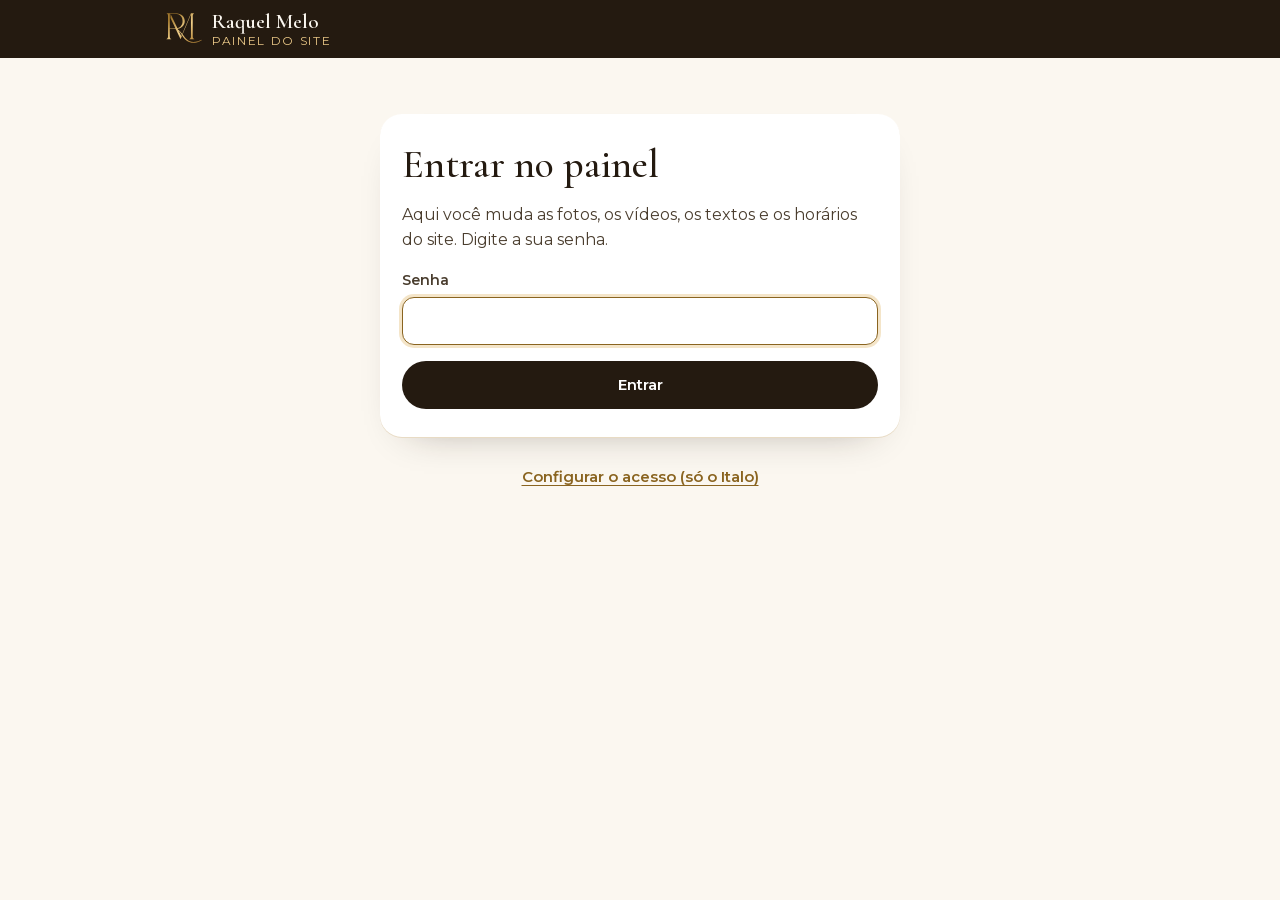
<file: admin/index.html>
<!doctype html>
<html lang="pt-BR">
<head>
  <meta charset="utf-8">
  <meta name="viewport" content="width=device-width, initial-scale=1, viewport-fit=cover">
  <meta name="robots" content="noindex, nofollow">
  <meta http-equiv="Content-Security-Policy" content="default-src 'self'; script-src 'self'; style-src 'self'; img-src 'self' blob: data:; media-src 'self' blob:; font-src 'self'; connect-src 'self' https://api.github.com; base-uri 'none'; form-action 'none'; object-src 'none'">
  <meta name="referrer" content="no-referrer">
  <title>Painel do site | Raquel Melo</title>
  <meta name="theme-color" content="#241A10">
  <link rel="icon" href="../favicon.svg" type="image/svg+xml">
  <link rel="stylesheet" href="admin.css?v=20261112c">
  <script src="conteudo.js?v=20261112c" defer></script>
  <script src="admin.js?v=20261113a" defer></script>
</head>
<body>
  <header class="barra">
    <div class="barra-inner">
      <div class="barra-marca">
        <img src="../assets/img/logo-monogram-light.svg" alt="" width="114" height="101">
        <span><strong>Raquel Melo</strong><small>Painel do site</small></span>
      </div>
      <nav class="barra-acoes" data-acoes hidden aria-label="Painel">
        <a class="barra-link" href="../" target="_blank" rel="noopener">Ver o site</a>
        <button class="barra-link" type="button" data-abrir-senha>Trocar senha</button>
        <button class="barra-link" type="button" data-sair>Sair</button>
      </nav>
    </div>
  </header>

  <main class="conteudo">
    <!-- ============ Entrar ============ -->
    <section class="tela" data-tela="entrar" hidden>
      <form class="cartao formulario" data-form-entrar novalidate>
        <h1>Entrar no painel</h1>
        <p>Aqui você muda as fotos, os vídeos, os textos e os horários do site. Digite a sua senha.</p>
        <input type="text" name="usuario" value="raquel" autocomplete="username" hidden>
        <label class="campo">
          <span>Senha</span>
          <input type="password" name="senha" autocomplete="current-password" required>
        </label>
        <p class="erro" data-erro role="alert" hidden></p>
        <button class="botao botao-escuro" type="submit" data-enviar>Entrar</button>
      </form>
      <p class="nota-baixo"><button class="link" type="button" data-ir="configurar">Configurar o acesso (só o Italo)</button></p>
    </section>

    <!-- ============ Configurar o acesso (feito uma vez) ============ -->
    <section class="tela" data-tela="configurar" hidden>
      <form class="cartao formulario" data-form-configurar novalidate>
        <h1>Configurar o acesso</h1>
        <p>Feito uma vez. O painel guarda um token do GitHub protegido pela senha da Raquel: sem a senha, ninguém consegue usar o token.</p>
        <ol class="passos">
          <li>Logado no GitHub da conta <strong>AYVOTEC2026</strong>, abra <a href="https://github.com/settings/personal-access-tokens/new?name=Painel+do+site+Raquel&amp;description=Painel+do+site+da+Raquel+Melo+%28raquelmelo%2Fadmin%29&amp;expires_in=366&amp;contents=write" target="_blank" rel="noopener">este link</a>. Ele já vem com o nome, a validade de 1 ano e a permissão <strong>Contents: Read and write</strong>.</li>
          <li>Em <em>Repository access</em>, escolha <em>Only select repositories</em> e marque <strong>raquelmelo</strong> (só ele).</li>
          <li>Toque em <em>Generate token</em>, copie o token e cole abaixo.</li>
        </ol>
        <label class="campo">
          <span>Token do GitHub</span>
          <input type="password" name="token" autocomplete="off" spellcheck="false" autocapitalize="off" required>
        </label>
        <label class="campo">
          <span>Senha para a Raquel (mínimo de 12 caracteres)</span>
          <input type="text" name="senha" autocomplete="new-password" spellcheck="false" autocapitalize="off" minlength="12" required>
        </label>
        <button class="botao botao-claro" type="button" data-gerar-senha>Gerar uma senha forte</button>
        <p class="erro" data-erro role="alert" hidden></p>
        <button class="botao botao-escuro" type="submit" data-enviar>Salvar o acesso</button>
        <button class="link" type="button" data-ir="entrar">Voltar</button>
      </form>
    </section>

    <!-- ============ Painel ============ -->
    <section class="tela" data-tela="painel" hidden>
      <div class="abas" role="tablist" aria-label="O que você quer mudar">
        <button class="aba" type="button" role="tab" id="aba-fotos" aria-controls="painel-fotos" data-aba="fotos">Fotos</button>
        <button class="aba" type="button" role="tab" id="aba-textos" aria-controls="painel-textos" data-aba="textos">Textos</button>
        <button class="aba" type="button" role="tab" id="aba-duvidas" aria-controls="painel-duvidas" data-aba="duvidas">Dúvidas</button>
        <button class="aba" type="button" role="tab" id="aba-contato" aria-controls="painel-contato" data-aba="contato">Contato</button>
      </div>

      <div class="painel-aba" role="tabpanel" id="painel-fotos" aria-labelledby="aba-fotos" data-painel-aba="fotos">
        <div class="intro">
          <h1>Fotos e vídeos</h1>
          <p>Toque numa foto para trocar, mudar de lugar ou remover. Quando terminar, toque em <strong>Publicar no site</strong>. Espaço sem foto some do site sozinho.</p>
        </div>
        <div class="espacos" data-espacos></div>
        <button class="botao botao-claro nova-galeria" type="button" data-nova-galeria>+ Criar nova galeria</button>
      </div>

      <div class="painel-aba" role="tabpanel" id="painel-textos" aria-labelledby="aba-textos" data-painel-aba="textos" hidden>
        <div class="intro">
          <h1>Textos do site</h1>
          <p>Toque numa parte do site para abrir e mudar os textos. Campo vazio some do site. Quando terminar, toque em <strong>Publicar no site</strong>.</p>
        </div>
        <div class="blocos" data-editor-textos></div>
      </div>

      <div class="painel-aba" role="tabpanel" id="painel-duvidas" aria-labelledby="aba-duvidas" data-painel-aba="duvidas" hidden>
        <div class="intro">
          <h1>Perguntas frequentes</h1>
          <p>Adicione, mude a ordem, edite ou remova perguntas. Quando terminar, toque em <strong>Publicar no site</strong>.</p>
        </div>
        <div class="blocos" data-editor-duvidas></div>
      </div>

      <div class="painel-aba" role="tabpanel" id="painel-contato" aria-labelledby="aba-contato" data-painel-aba="contato" hidden>
        <div class="intro">
          <h1>Contato e horários</h1>
          <p>WhatsApp, Instagram, endereço e horários aparecem em vários lugares do site: mude aqui e tudo se atualiza junto.</p>
        </div>
        <div class="blocos" data-editor-contato></div>
      </div>
    </section>
  </main>

  <div class="publicar" data-barra-publicar hidden>
    <p class="publicar-resumo" data-resumo>Tudo publicado</p>
    <div class="publicar-botoes">
      <button class="botao botao-claro" type="button" data-desfazer disabled>Desfazer</button>
      <button class="botao botao-ouro" type="button" data-publicar disabled>Publicar no site</button>
    </div>
  </div>

  <!-- ============ Janela de uma foto ============ -->
  <dialog class="janela" data-janela-foto aria-labelledby="jf-titulo">
    <form class="janela-corpo" data-jf-form>
      <h2 id="jf-titulo" data-jf-titulo>Foto</h2>
      <img class="janela-previa" data-jf-previa alt="">
      <label class="campo" data-jf-legenda-campo>
        <span>Legenda (aparece sobre a foto)</span>
        <input type="text" maxlength="40" data-jf-legenda placeholder="Ex.: Morena iluminada">
      </label>
      <label class="opcao" data-jf-ad-campo>
        <input type="checkbox" data-jf-ad>
        <span>É uma montagem de antes e depois (lado a lado)</span>
      </label>
      <div class="linha-botoes">
        <button class="botao botao-claro" type="button" data-jf-esquerda>‹ Mais para o início</button>
        <button class="botao botao-claro" type="button" data-jf-direita>Mais para o fim ›</button>
      </div>
      <label class="campo">
        <span>Levar para outro lugar do site</span>
        <select data-jf-mover></select>
      </label>
      <label class="botao botao-claro botao-arquivo">
        Trocar por outra foto
        <input type="file" accept="image/*" data-jf-trocar>
      </label>
      <button class="botao botao-perigo" type="button" data-jf-remover>Remover foto</button>
      <button class="botao botao-escuro" type="button" data-jf-pronto>Pronto</button>
    </form>
  </dialog>

  <!-- ============ Janela de um vídeo ============ -->
  <dialog class="janela" data-janela-video aria-labelledby="jv-titulo">
    <form class="janela-corpo" data-jv-form>
      <h2 id="jv-titulo" data-jv-titulo>Vídeo</h2>
      <video class="janela-previa janela-video" data-jv-previa muted playsinline controls preload="metadata"></video>
      <label class="campo">
        <span>Legenda (aparece embaixo do vídeo)</span>
        <input type="text" maxlength="60" data-jv-legenda placeholder="Ex.: Finalização dos cachos iluminados">
      </label>
      <div class="linha-botoes">
        <button class="botao botao-claro" type="button" data-jv-esquerda>‹ Mais para o início</button>
        <button class="botao botao-claro" type="button" data-jv-direita>Mais para o fim ›</button>
      </div>
      <button class="botao botao-perigo" type="button" data-jv-remover>Remover vídeo</button>
      <button class="botao botao-escuro" type="button" data-jv-pronto>Pronto</button>
    </form>
  </dialog>

  <!-- ============ Andamento (preparar fotos e publicar) ============ -->
  <dialog class="janela" data-janela-progresso aria-labelledby="jp-titulo">
    <div class="janela-corpo">
      <h2 id="jp-titulo" data-jp-titulo>Publicando</h2>
      <p data-jp-texto></p>
      <progress data-jp-barra max="100" value="0"></progress>
      <p class="erro" data-jp-erro role="alert" hidden></p>
      <div class="linha-botoes" data-jp-fim hidden>
        <a class="botao botao-escuro" href="../" target="_blank" rel="noopener" data-jp-site>Ver o site</a>
        <button class="botao botao-claro" type="button" data-jp-fechar>Fechar</button>
      </div>
    </div>
  </dialog>

  <!-- ============ Trocar a senha ============ -->
  <dialog class="janela" data-janela-senha aria-labelledby="js-titulo">
    <form class="janela-corpo" data-form-senha novalidate>
      <h2 id="js-titulo">Trocar a senha</h2>
      <label class="campo">
        <span>Nova senha (mínimo de 12 caracteres)</span>
        <input type="text" name="senha" autocomplete="new-password" spellcheck="false" autocapitalize="off" minlength="12" required>
      </label>
      <button class="botao botao-claro" type="button" data-gerar-senha>Gerar uma senha forte</button>
      <p class="erro" data-erro role="alert" hidden></p>
      <button class="botao botao-escuro" type="submit" data-enviar>Salvar a nova senha</button>
      <button class="botao botao-claro" type="button" data-fechar-senha>Cancelar</button>
    </form>
  </dialog>
</body>
</html>
</file>
<file: assets/css/style.css>
/* ==========================================================================
   Raquel Melo Conceito de Beleza
   Estrutura e estilo inspirados no site de referência escolhido pela cliente
   (topo com foto em arco, fitas cruzadas, galerias em polaroid, cartão de
   horários e rodapé com onda), nas cores da marca: espresso, ouro e champanhe.
   Tipografia: Cormorant Garamond (títulos), Great Vibes (letra cursiva) e
   Montserrat (textos).
   ========================================================================== */

/* ---------- Fontes (hospedadas no próprio site) ---------- */

@font-face {
  font-family: "Cormorant Garamond";
  font-style: normal;
  font-weight: 300 700;
  font-display: swap;
  src: url("../fonts/cormorant-garamond-latin.woff2") format("woff2");
  unicode-range: U+0000-00FF, U+0131, U+0152-0153, U+02BB-02BC, U+02C6, U+02DA, U+02DC, U+0304, U+0308, U+0329, U+2000-206F, U+20AC, U+2122, U+2191, U+2193, U+2212, U+2215, U+FEFF, U+FFFD;
}

@font-face {
  font-family: "Cormorant Garamond";
  font-style: italic;
  font-weight: 300 700;
  font-display: swap;
  src: url("../fonts/cormorant-garamond-italic-latin.woff2") format("woff2");
  unicode-range: U+0000-00FF, U+0131, U+0152-0153, U+02BB-02BC, U+02C6, U+02DA, U+02DC, U+0304, U+0308, U+0329, U+2000-206F, U+20AC, U+2122, U+2191, U+2193, U+2212, U+2215, U+FEFF, U+FFFD;
}

@font-face {
  font-family: "Montserrat";
  font-style: normal;
  font-weight: 300 700;
  font-display: swap;
  src: url("../fonts/montserrat-latin.woff2") format("woff2");
  unicode-range: U+0000-00FF, U+0131, U+0152-0153, U+02BB-02BC, U+02C6, U+02DA, U+02DC, U+0304, U+0308, U+0329, U+2000-206F, U+20AC, U+2122, U+2191, U+2193, U+2212, U+2215, U+FEFF, U+FFFD;
}

@font-face {
  font-family: "Great Vibes";
  font-style: normal;
  font-weight: 400;
  font-display: swap;
  src: url("../fonts/great-vibes-latin.woff2") format("woff2");
  unicode-range: U+0000-00FF, U+0131, U+0152-0153, U+02BB-02BC, U+02C6, U+02DA, U+02DC, U+0304, U+0308, U+0329, U+2000-206F, U+20AC, U+2122, U+2191, U+2193, U+2212, U+2215, U+FEFF, U+FFFD;
}

/* ---------- Cores, fontes e medidas ---------- */

:root {
  --espresso: #241A10;
  --espresso-2: #3A2A19;
  --ink: #2B2016;
  --ink-2: #4A3D2E;
  --ink-3: #6E5E4A;
  --bronze: #8A6420;
  --bronze-escuro: #64450B;
  --ouro: #D9A84C;
  --ouro-escuro: #B8862F;
  --ouro-claro: #EAC887;
  --champanhe: #F3E8D4;
  --creme: #FBF7F0;
  --creme-2: #F7EEDF;
  --creme-3: #F6EBDA;
  --branco: #FFFFFF;
  --linha: #E8DBC4;
  --anel: #EEDDB9;
  /* ouro para texto sobre fundo claro (contraste de pelo menos 3:1) */
  --ouro-texto: linear-gradient(100deg, #8F6418 0%, #B8862F 48%, #9C6F1F 100%);

  --font-titulo: "Cormorant Garamond", "Cormorant", Garamond, "Times New Roman", serif;
  --font-script: "Great Vibes", "Snell Roundhand", "Segoe Script", cursive;
  --font-texto: "Montserrat", "Century Gothic", "Avenir Next", system-ui, sans-serif;

  --topo-h: 72px;
  --container: 1280px;
  --gutter: clamp(20px, 5.6vw, 80px);
  --secao-y: clamp(76px, 9vw, 128px);
  --ease: cubic-bezier(.16, .84, .24, 1);
}

@media (min-width: 1080px) {
  :root { --topo-h: 104px; }
}

/* ---------- Base ---------- */

*, *::before, *::after { box-sizing: border-box; }

[hidden] { display: none !important; }

html {
  -webkit-text-size-adjust: 100%;
  text-size-adjust: 100%;
  scroll-padding-top: calc(var(--topo-h) + 8px);
  -webkit-tap-highlight-color: transparent;
}

@media (prefers-reduced-motion: no-preference) {
  html { scroll-behavior: smooth; }
}

html.menu-aberto { overflow: hidden; }

body {
  margin: 0;
  background: var(--creme);
  color: var(--ink);
  font-family: var(--font-texto);
  font-size: 1rem;
  font-weight: 400;
  line-height: 1.7;
  -webkit-font-smoothing: antialiased;
  -moz-osx-font-smoothing: grayscale;
  text-rendering: optimizeLegibility;
}

img, picture, video, svg { display: block; max-width: 100%; }
img { height: auto; }
a { color: inherit; }
a, button, summary { touch-action: manipulation; }
button { font: inherit; color: inherit; }
h1, h2, h3 { margin: 0; font-weight: 400; line-height: 1.1; text-wrap: balance; }
p { margin: 0; text-wrap: pretty; }

::selection { background: rgb(217 168 76 / .35); }

:focus-visible {
  outline: 2px solid var(--bronze-escuro);
  outline-offset: 3px;
}

.container {
  width: min(100% - 2 * max(var(--gutter), env(safe-area-inset-left, 0px), env(safe-area-inset-right, 0px)), var(--container));
  margin-inline: auto;
}

.icon { display: block; width: 20px; height: 20px; fill: currentColor; }

.sr-only {
  position: absolute;
  width: 1px;
  height: 1px;
  margin: -1px;
  padding: 0;
  overflow: hidden;
  clip: rect(0 0 0 0);
  white-space: nowrap;
  border: 0;
}

.pular {
  position: absolute;
  top: -80px;
  left: 16px;
  z-index: 100;
  padding: 12px 20px;
  border-radius: 999px;
  background: var(--espresso);
  color: var(--branco);
  font-weight: 600;
  text-decoration: none;
}
.pular:focus { top: 12px; }

/* ---------- Textos de apoio (sobretítulo, títulos mistos, marca-d'água) ---------- */

.sobretitulo {
  font-size: .75rem;
  font-weight: 500;
  letter-spacing: .28em;
  line-height: 1.6;
  text-transform: uppercase;
  color: var(--bronze);
}

/* Título com uma palavra em letra cursiva dourada e o resto em serifa */
.script {
  font-family: var(--font-script);
  font-weight: 400;
  background: var(--ouro-texto);
  -webkit-background-clip: text;
  background-clip: text;
  color: transparent;
  /* espaço para as voltas da letra cursiva não serem cortadas */
  padding: .08em .14em .16em .04em;
  margin: -.08em -.14em -.16em -.04em;
}

.serif {
  font-family: var(--font-titulo);
  font-weight: 400;
  color: var(--espresso);
}

.titulo-misto {
  position: relative;
  z-index: 1;
  display: grid;
  justify-items: center;
  line-height: 1;
}
.titulo-misto .script { font-size: clamp(3.25rem, 2.5rem + 3vw, 4.75rem); line-height: 1.12; }
.titulo-misto .serif { font-size: clamp(2.5rem, 1.95rem + 2.2vw, 3.6rem); line-height: 1.05; margin-top: -.12em; }

.titulo-misto.titulo-linha {
  display: flex;
  flex-wrap: wrap;
  align-items: baseline;
  justify-content: flex-start;
  column-gap: .42em;
}
.titulo-misto.titulo-linha .script { font-size: clamp(3rem, 2.5rem + 2vw, 4rem); }
.titulo-misto.titulo-linha .serif { font-size: clamp(2.1rem, 1.8rem + 1.2vw, 2.75rem); margin-top: 0; }

.subtitulo-caps {
  position: relative;
  z-index: 1;
  margin-top: 16px;
  font-size: .75rem;
  font-weight: 500;
  letter-spacing: .34em;
  text-transform: uppercase;
  color: var(--ink-3);
}

/* Palavra gigante só de contorno, atrás dos títulos (como na referência) */
.marca-dagua {
  position: absolute;
  z-index: 0;
  font-family: var(--font-script);
  font-weight: 400;
  line-height: 1;
  white-space: nowrap;
  color: transparent;
  -webkit-text-stroke: 1px rgb(184 134 47 / .3);
  pointer-events: none;
  -webkit-user-select: none;
  user-select: none;
  translate: var(--deriva, 0px) 0;
}
.marca-dagua-serifa {
  font-family: var(--font-titulo);
  font-style: italic;
  font-weight: 300;
  -webkit-text-stroke-color: rgb(184 134 47 / .26);
}

.rotulo {
  font-family: var(--font-texto);
  font-size: .75rem;
  font-weight: 700;
  letter-spacing: .24em;
  line-height: 1.5;
  text-transform: uppercase;
  color: var(--bronze);
}

/* ---------- Botões ---------- */

.btn {
  display: inline-flex;
  align-items: center;
  justify-content: center;
  gap: 10px;
  min-height: 48px;
  padding: 14px 30px;
  border: 0;
  border-radius: 999px;
  font-family: var(--font-texto);
  font-size: .8125rem;
  font-weight: 700;
  letter-spacing: .16em;
  line-height: 1.2;
  text-align: center;
  text-decoration: none;
  text-transform: uppercase;
  cursor: pointer;
  transition: transform .25s var(--ease), box-shadow .25s, background-color .25s;
}
.btn .icon { width: 18px; height: 18px; flex: 0 0 auto; }
.btn-escuro { background: var(--espresso); color: var(--branco); }
.btn-escuro:hover { background: var(--espresso-2); transform: translateY(-1px); }
.btn-anel { box-shadow: 0 0 0 4px var(--anel), 0 16px 28px -16px rgb(36 26 16 / .7); }
.btn-anel:hover { box-shadow: 0 0 0 5px var(--anel), 0 20px 32px -16px rgb(36 26 16 / .7); }
.btn-grande { min-height: 56px; padding: 18px 34px; font-size: .8125rem; }

.redondo {
  display: grid;
  place-items: center;
  width: 48px;
  height: 48px;
  flex: 0 0 auto;
  padding: 0;
  border: 0;
  border-radius: 50%;
  background: var(--espresso);
  color: var(--branco);
  text-decoration: none;
  cursor: pointer;
  transition: transform .25s var(--ease), background-color .25s;
}
.redondo:hover { transform: translateY(-1px); }
.redondo .icon { width: 22px; height: 22px; }
.redondo-claro { background: var(--branco); color: var(--bronze); box-shadow: inset 0 0 0 1px var(--linha); }

/* ---------- Cabeçalho ---------- */

.topo {
  position: sticky;
  top: 0;
  z-index: 50;
  background: rgb(251 247 240 / .94);
  border-bottom: 2px solid rgb(217 168 76 / .5);
  -webkit-backdrop-filter: saturate(1.15) blur(12px);
  backdrop-filter: saturate(1.15) blur(12px);
  transition: box-shadow .3s, background-color .3s;
}
.topo.is-rolado { background: rgb(251 247 240 / .98); box-shadow: 0 12px 30px -20px rgb(36 26 16 / .45); }

.topo-inner {
  display: flex;
  align-items: center;
  gap: 14px;
  height: var(--topo-h);
  transition: height .35s var(--ease);
}

.marca {
  display: flex;
  align-items: center;
  gap: 12px;
  min-width: 0;
  margin-right: auto;
  color: var(--espresso);
  text-decoration: none;
}
.marca-monograma { width: 40px; height: auto; flex: 0 0 auto; }
.marca-texto { display: grid; min-width: 0; line-height: 1.05; }
.marca-nome {
  font-family: var(--font-titulo);
  font-size: 1.5rem;
  font-weight: 600;
  letter-spacing: .01em;
  white-space: nowrap;
}
.marca-sub {
  margin-top: 2px;
  font-size: .6875rem;
  font-weight: 600;
  letter-spacing: .2em;
  line-height: 1.6;
  text-transform: uppercase;
  color: var(--bronze);
  white-space: nowrap;
  overflow: hidden;
  text-overflow: ellipsis;
}

.nav { display: none; }
/* no celular a cidade não cabe ao lado do nome; ela aparece no topo da página */
.marca-sub [data-cidade-sufixo] { display: none; }
.topo-acoes { display: flex; align-items: center; gap: 10px; }
.topo-agendar, .topo-instagram { display: none; }

.menu-icone {
  position: relative;
  display: block;
  width: 20px;
  height: 14px;
}
.menu-icone::before,
.menu-icone::after {
  content: "";
  position: absolute;
  left: 0;
  width: 100%;
  height: 2px;
  border-radius: 2px;
  background: currentColor;
  box-shadow: 0 6px 0 currentColor;
  transition: transform .3s var(--ease), box-shadow .2s;
}
.menu-icone::before { top: 0; }
.menu-icone::after { top: 12px; box-shadow: none; }
.menu-botao[aria-expanded="true"] .menu-icone::before { transform: translateY(6px) rotate(45deg); box-shadow: none; }
.menu-botao[aria-expanded="true"] .menu-icone::after { transform: translateY(-6px) rotate(-45deg); }

@media (min-width: 1080px) {
  .topo.is-rolado .topo-inner { height: 84px; }
  .marca { gap: 14px; }
  .marca-monograma { width: 52px; }
  .marca-nome { font-size: 1.875rem; }
  .marca-sub { font-size: .75rem; letter-spacing: .24em; }
  .marca-sub [data-cidade-sufixo] { display: inline; }

  .nav { display: block; margin-right: 8px; }
  .nav ul { display: flex; gap: clamp(16px, 1.9vw, 30px); margin: 0; padding: 0; list-style: none; }
  .nav a {
    position: relative;
    display: block;
    padding: 10px 0;
    font-size: .96875rem;
    font-weight: 500;
    letter-spacing: .02em;
    color: var(--ink);
    text-decoration: none;
    transition: color .2s;
  }
  .nav a::after {
    content: "";
    position: absolute;
    left: 0;
    right: 0;
    bottom: 4px;
    height: 1px;
    background: var(--ouro-escuro);
    transform: scaleX(0);
    transition: transform .3s var(--ease);
  }
  .nav a:hover, .nav a.is-ativo { color: var(--bronze-escuro); }
  .nav a:hover::after, .nav a.is-ativo::after { transform: scaleX(1); }

  .topo-acoes { gap: 14px; }
  .topo-agendar { display: inline-flex; padding: 15px 28px; }
  .topo-instagram { display: grid; }
  .topo-whats, .menu-botao { display: none; }
}

/* ---------- Menu do celular ---------- */

.menu {
  position: fixed;
  inset: var(--topo-h) 0 0;
  z-index: 45;
  display: flex;
  flex-direction: column;
  gap: 26px;
  padding: 18px max(var(--gutter), env(safe-area-inset-left)) calc(32px + env(safe-area-inset-bottom));
  overflow-y: auto;
  overscroll-behavior: contain;
  background: linear-gradient(170deg, #FBF7F0 0%, #F3E5CC 100%);
  opacity: 0;
  visibility: hidden;
  transform: translateY(-10px);
  transition: opacity .3s, transform .35s var(--ease), visibility 0s .35s;
}
.menu.is-aberto { opacity: 1; visibility: visible; transform: none; transition: opacity .3s, transform .35s var(--ease); }
.menu ul { display: grid; margin: 0; padding: 0; list-style: none; }
.menu li a {
  display: block;
  padding: 13px 0;
  border-bottom: 1px solid var(--linha);
  font-family: var(--font-titulo);
  font-size: 1.75rem;
  font-weight: 500;
  line-height: 1.2;
  color: var(--espresso);
  text-decoration: none;
}
.menu .btn { align-self: flex-start; }
.menu-nota { font-size: .875rem; color: var(--ink-3); }

@media (min-width: 1080px) {
  .menu { display: none; }
}

/* ---------- Topo (hero) ---------- */

.hero {
  position: relative;
  overflow: hidden;
  padding: 36px 0 64px;
  background:
    radial-gradient(60% 50% at 85% 30%, rgb(234 200 135 / .22), transparent 70%),
    linear-gradient(180deg, #FBF6EE 0%, #F8EEDF 100%);
}

.hero-marca-dagua {
  top: 6px;
  left: -14px;
  font-size: 9.5rem;
  -webkit-text-stroke-color: rgb(184 134 47 / .22);
}

.hero-grid { position: relative; z-index: 1; display: grid; gap: 44px; }
.hero.sem-foto .hero-foto-area { display: none; }

.hero-sobretitulo { color: var(--ink-3); letter-spacing: .26em; }
.hero-sobretitulo::after {
  content: "";
  display: block;
  width: 52px;
  height: 1px;
  margin-top: 16px;
  background: var(--ouro-escuro);
}

.hero-titulo { display: grid; justify-items: start; margin-top: 14px; line-height: 1; }
.hero-titulo .script { font-size: clamp(4rem, 2.9rem + 5vw, 6.75rem); line-height: 1.15; }
.hero-titulo .serif { font-size: clamp(2.6rem, 2rem + 2.7vw, 4.25rem); line-height: 1.02; margin-top: -.06em; letter-spacing: -.005em; }

.hero-especialidades {
  margin-top: 20px;
  font-size: .75rem;
  font-weight: 500;
  letter-spacing: .26em;
  line-height: 1.6;
  text-transform: uppercase;
  color: var(--bronze);
}
.hero-especialidades::after {
  content: "";
  display: block;
  max-width: 560px;
  height: 1px;
  margin-top: 24px;
  background: linear-gradient(90deg, rgb(184 134 47 / .55), rgb(184 134 47 / 0));
}

.hero-lead { margin-top: 24px; max-width: 34em; font-size: 1.03125rem; line-height: 1.8; color: var(--ink-2); }
.hero-cta { margin-top: 32px; }

.hero-foto-area { position: relative; width: min(100%, 560px); justify-self: center; }
/* contorno fino em arco, deslocado atrás da foto */
.hero-foto-area::before {
  content: "";
  position: absolute;
  inset: -12px -10px 12px 10px;
  border: 1px solid rgb(184 134 47 / .55);
  border-radius: 34px;
  pointer-events: none;
}
.hero-foto {
  position: relative;
  z-index: 1;
  margin: 0;
  aspect-ratio: 4 / 5;
  overflow: hidden;
  border-radius: 28px;
  background: #E9DCC6;
  box-shadow: 0 34px 60px -30px rgb(36 26 16 / .55);
}
.hero-foto picture, .hero-foto img { width: 100%; height: 100%; }
.hero-foto img { object-fit: cover; object-position: 50% 18%; }

.nota-google {
  position: absolute;
  z-index: 3;
  top: 16px;
  right: -6px;
  display: grid;
  justify-items: center;
  gap: 2px;
  padding: 12px 18px 10px;
  border-radius: 18px;
  background: rgb(255 255 255 / .97);
  box-shadow: 0 18px 36px -16px rgb(36 26 16 / .45);
  color: var(--espresso);
  text-decoration: none;
}
.nota-google strong { font-family: var(--font-titulo); font-size: 1.875rem; font-weight: 500; line-height: 1; }
.nota-estrelas { color: var(--ouro-escuro); font-size: .8125rem; letter-spacing: .14em; line-height: 1.3; }
.nota-rotulo { font-size: .75rem; font-weight: 500; letter-spacing: .16em; text-transform: uppercase; color: var(--ink-3); }

@media (min-width: 700px) {
  .hero-marca-dagua { font-size: 14rem; }
}

@media (min-width: 1080px) {
  .hero { padding: 64px 0 104px; min-height: calc(100vh - var(--topo-h)); }
  @supports (height: 100svh) {
    .hero { min-height: min(calc(100svh - var(--topo-h)), 900px); }
  }
  .hero-marca-dagua { top: auto; bottom: -.34em; left: -1%; font-size: clamp(14rem, 8rem + 12vw, 21rem); }
  .hero-grid { grid-template-columns: minmax(0, 1.06fr) minmax(0, .94fr); align-items: center; gap: 56px; }
  .hero.sem-foto .hero-grid { grid-template-columns: minmax(0, 46rem); }
  .hero-especialidades { font-size: .8125rem; letter-spacing: .3em; }
  .hero-lead { font-size: 1.0625rem; }

  .hero-foto-area { justify-self: end; width: min(100%, 540px); margin-right: 26px; }
  .hero-foto-area::before { inset: -18px -26px 30px 30px; border-radius: 50% 50% 52px 52px / 39% 39% 52px 52px; }
  .hero-foto { aspect-ratio: 540 / 700; border-radius: 50% 50% 40px 40px / 38.6% 38.6% 40px 40px; }
  .hero-foto img { object-position: 50% 26%; }
  .nota-google { top: 54px; right: -40px; padding: 14px 22px 12px; }
  .nota-google strong { font-size: 2rem; }
}

/* ---------- Fitas cruzadas com os serviços ---------- */

.faixa {
  position: relative;
  height: clamp(124px, 11vw, 168px);
  overflow: hidden;
  background: var(--creme);
}
.fita {
  position: absolute;
  top: 50%;
  left: -6%;
  right: -6%;
  padding-block: clamp(9px, 1vw, 14px);
  overflow: hidden;
  white-space: nowrap;
}
.fita-clara {
  z-index: 2;
  background: linear-gradient(90deg, #E8CF9C 0%, #F6E8CB 38%, #EBD3A2 70%, #F4E3C0 100%);
  color: var(--espresso);
  box-shadow: 0 16px 30px -20px rgb(36 26 16 / .5);
  transform: translateY(-38%) rotate(var(--giro-clara, -3deg));
}
.fita-escura {
  z-index: 1;
  background: var(--espresso);
  color: var(--ouro-claro);
  transform: translateY(-62%) rotate(var(--giro-escura, 2.4deg));
}
/* no celular a tela é estreita: mais inclinação para as duas fitas aparecerem cruzando */
@media (max-width: 699px) {
  .faixa { --giro-clara: -5.5deg; --giro-escura: 4.5deg; height: 150px; }
}
.fita-trilho { display: inline-flex; animation: rolar 46s linear infinite; }
.fita-escura .fita-trilho { animation-duration: 60s; animation-direction: reverse; }
.fita span {
  display: inline-flex;
  align-items: center;
  font-family: var(--font-titulo);
  font-size: clamp(1.25rem, 1.05rem + .9vw, 1.75rem);
  font-style: italic;
  font-weight: 500;
  line-height: 1.3;
}
.fita-escura span { font-size: clamp(1.0625rem, .95rem + .5vw, 1.3125rem); }
.fita span::after {
  content: "✦";
  margin-inline: 1.5em;
  font-size: .55em;
  font-style: normal;
  color: var(--ouro-escuro);
}
.fita-escura span::after { color: var(--ouro); }

@keyframes rolar { to { transform: translateX(-50%); } }

/* ---------- Seções ---------- */

.secao { position: relative; padding-block: var(--secao-y); overflow: hidden; }

.cabeca-centro { position: relative; display: grid; justify-items: center; text-align: center; }
.cabeca-centro .marca-dagua {
  top: 50%;
  left: 50%;
  font-size: clamp(6.5rem, 3.5rem + 11vw, 13rem);
  transform: translate(-50%, -54%);
}
.cabeca-centro .sobretitulo { position: relative; z-index: 1; margin-bottom: 10px; }

/* ---------- Sobre ---------- */

.sobre { background: #FCF9F4; }
.sobre-grid { position: relative; z-index: 1; display: grid; gap: 48px; }

.sobre-fotos {
  display: grid;
  grid-template-columns: minmax(0, 1.2fr) minmax(0, 1fr);
  grid-template-rows: auto auto;
  gap: 12px;
}
.foto {
  margin: 0;
  overflow: hidden;
  border-radius: 22px;
  background: #E9DCC6;
  box-shadow: 0 26px 46px -28px rgb(36 26 16 / .5);
}
.foto picture, .foto img { width: 100%; height: 100%; }
.foto img { object-fit: cover; }
.foto-arco { border-radius: 50% 50% 22px 22px / 25% 25% 22px 22px; }
.sobre-foto-principal { grid-row: 1 / span 2; }
.sobre-foto-principal img { object-position: 38% 30%; }
.sobre-foto-lado { aspect-ratio: .84; }
/* as fotos menores aparecem em preto e branco, como na referência */
.sobre-foto-lado img { object-position: 50% 20%; filter: grayscale(1); }
.sobre-fotos[data-qtd="2"] { grid-template-rows: auto; }
.sobre-fotos[data-qtd="2"] .sobre-foto-principal { grid-row: auto; aspect-ratio: .62; }
.sobre-fotos[data-qtd="2"] .sobre-foto-lado { aspect-ratio: auto; }
.sobre-fotos[data-qtd="1"] { grid-template-columns: minmax(0, 1fr); max-width: 420px; }
.sobre-fotos[data-qtd="1"] .sobre-foto-principal { grid-row: auto; aspect-ratio: .74; }
.sobre.sem-fotos .sobre-fotos { display: none; }
.sobre.sem-fotos .sobre-texto { max-width: 46em; }

.sobre-texto .titulo-linha { margin-top: 14px; }
.sobre-texto > p:not(.sobretitulo):not(.assinatura) { margin-top: 18px; font-size: 1rem; line-height: 1.8; color: var(--ink-2); }
.assinatura {
  margin-top: 28px;
  font-family: var(--font-script);
  font-size: clamp(1.875rem, 1.5rem + 1.3vw, 2.5rem);
  line-height: 1.4;
  color: var(--espresso);
}
.sobre-marca-dagua { right: -3%; bottom: -.34em; font-size: clamp(8rem, 4rem + 12vw, 15rem); }

@media (min-width: 1080px) {
  .sobre-grid { grid-template-columns: minmax(0, 1.1fr) minmax(0, 1fr); align-items: center; gap: clamp(40px, 4.5vw, 64px); }
  .sobre.sem-fotos .sobre-grid { grid-template-columns: minmax(0, 1fr); }
  .sobre-fotos { gap: 14px; }
  .sobre-texto > p:not(.sobretitulo):not(.assinatura) { font-size: 1.0625rem; }
}

/* ---------- Galerias (resultados e vídeos) ---------- */

.galeria-champanhe { background: var(--creme-2); }
.galeria-clara,
.galeria-videos { background: linear-gradient(180deg, #FFFDF9 0%, #FBF4E9 100%); }

.carrossel { position: relative; margin-top: clamp(30px, 4.5vw, 52px); }
.carrossel-trilho {
  --borda: max(var(--gutter), calc((100vw - var(--container)) / 2));
  display: flex;
  gap: clamp(16px, 2.2vw, 28px);
  padding: 22px var(--borda) 42px;
  overflow-x: auto;
  overscroll-behavior-x: contain;
  scroll-snap-type: x mandatory;
  scroll-padding-inline: var(--borda);
  scrollbar-width: none;
  -webkit-overflow-scrolling: touch;
}
.carrossel-trilho::-webkit-scrollbar { display: none; }
.carrossel.cabe .carrossel-trilho { justify-content: center; }
.carrossel.cabe .carrossel-seta { display: none; }
.carrossel-trilho.is-arrastando { scroll-snap-type: none; cursor: grabbing; }

.polaroid {
  --giro: 0deg;
  position: relative;
  flex: 0 0 auto;
  width: min(72vw, 330px);
  margin: 0;
  padding: 10px;
  border-radius: 22px;
  background: var(--branco);
  box-shadow: 0 24px 40px -26px rgb(36 26 16 / .55), 0 2px 6px rgb(36 26 16 / .05);
  scroll-snap-align: center;
  transform: perspective(1000px) rotate(var(--giro)) rotateX(var(--rx, 0deg)) rotateY(var(--ry, 0deg)) translateY(var(--sobe, 0px));
  transition: transform .6s var(--ease), box-shadow .6s var(--ease);
}
.polaroid:nth-child(4n + 1) { --giro: -2deg; }
.polaroid:nth-child(4n + 2) { --giro: 1.5deg; }
.polaroid:nth-child(4n + 3) { --giro: -1deg; }
.polaroid:nth-child(4n + 4) { --giro: 2deg; }
.polaroid picture, .polaroid img { border-radius: 14px; }
.polaroid img { width: 100%; aspect-ratio: 3 / 4; object-fit: cover; -webkit-user-drag: none; user-select: none; }

/* Foto das galerias: toca para ampliar; montagem de antes e depois ganha etiquetas */
.polaroid-abrir {
  position: relative;
  display: block;
  width: 100%;
  padding: 0;
  border: 0;
  border-radius: 14px;
  background: #EFE4D2;
  cursor: zoom-in;
}
.polaroid-galeria img { aspect-ratio: 1; object-position: 50% 30%; }
.tag {
  position: absolute;
  top: 10px;
  padding: 4px 10px;
  border-radius: 999px;
  background: rgb(255 255 255 / .9);
  box-shadow: 0 4px 12px -6px rgb(0 0 0 / .4);
  color: var(--espresso);
  font-size: .75rem;
  font-weight: 600;
  letter-spacing: .08em;
  line-height: 1.4;
  text-transform: uppercase;
  pointer-events: none;
}
.tag-antes { left: 10px; }
.tag-depois { left: calc(50% + 10px); }

.etiqueta {
  position: absolute;
  right: 22px;
  bottom: 24px;
  padding: 7px 14px;
  border-radius: 4px;
  background: rgb(36 26 16 / .9);
  color: var(--branco);
  font-size: .8125rem;
  font-weight: 500;
  letter-spacing: .02em;
  line-height: 1.3;
  transform: rotate(-1deg);
}

.carrossel-seta {
  position: absolute;
  z-index: 3;
  top: 50%;
  display: grid;
  place-items: center;
  width: 46px;
  height: 46px;
  padding: 0;
  border: 0;
  border-radius: 50%;
  background: var(--branco);
  color: var(--espresso);
  box-shadow: inset 0 0 0 1px var(--linha), 0 10px 22px -12px rgb(36 26 16 / .5);
  cursor: pointer;
  translate: 0 -50%;
  transition: opacity .3s, transform .25s var(--ease);
}
.carrossel-seta:hover { transform: scale(1.06); }
.carrossel-seta:disabled { opacity: 0; pointer-events: none; }
.carrossel-seta-anterior { left: max(8px, env(safe-area-inset-left)); }
.carrossel-seta-proxima { right: max(8px, env(safe-area-inset-right)); }

.galeria-rodape { display: grid; justify-items: center; gap: 24px; text-align: center; }
.galeria-rodape p { max-width: 38em; font-size: .9375rem; line-height: 1.75; color: var(--ink-2); }

/* Vídeos em pé (formato dos reels) */
.polaroid-video { width: min(64vw, 290px); padding-bottom: 6px; }
.video-quadro { position: relative; overflow: hidden; aspect-ratio: 9 / 16; border-radius: 14px; background: #1E150C; }
.video-quadro video { width: 100%; height: 100%; object-fit: cover; }
.video-botao {
  position: absolute;
  left: 12px;
  bottom: 12px;
  display: grid;
  place-items: center;
  width: 48px;
  height: 48px;
  padding: 0;
  border: 0;
  border-radius: 50%;
  background: rgb(255 255 255 / .92);
  color: var(--espresso);
  box-shadow: 0 10px 24px -10px rgb(0 0 0 / .5);
  cursor: pointer;
}
.video-botao .icon { width: 20px; height: 20px; }
.video-botao[data-estado="tocando"] .icone-play,
.video-botao[data-estado="pausado"] .icone-pause { display: none; }
.polaroid-legenda {
  padding: 12px 8px 6px;
  font-family: var(--font-titulo);
  font-size: 1.1875rem;
  font-style: italic;
  font-weight: 500;
  line-height: 1.3;
  text-align: center;
  color: var(--ink);
}

@media (min-width: 1080px) {
  .polaroid { width: calc((min(100vw - 2 * var(--gutter), var(--container)) - 2 * 28px) / 3); scroll-snap-align: start; }
  .polaroid-video { width: 300px; }
  .carrossel-seta { width: 50px; height: 50px; }
  .carrossel-seta-anterior { left: max(12px, calc((100vw - var(--container)) / 2 - 70px)); }
  .carrossel-seta-proxima { right: max(12px, calc((100vw - var(--container)) / 2 - 70px)); }
}

/* ---------- Produtos (STIJL) ---------- */

.produtos { background: var(--creme-2); }
.produtos-grid { position: relative; z-index: 1; display: grid; gap: 40px; }
.produtos-foto { order: -1; width: 100%; max-width: 460px; justify-self: center; aspect-ratio: 3 / 4; border-radius: 26px; }
.produtos-foto img { object-position: 50% 55%; }
.produtos.sem-foto .produtos-foto { display: none; }
.produtos-texto .titulo-linha { margin-top: 14px; }
.produtos-lead { margin-top: 18px; max-width: 34em; font-size: 1.0625rem; line-height: 1.8; color: var(--ink-2); }
.produtos-lead strong { font-weight: 700; letter-spacing: .08em; color: var(--espresso); }
.produtos-linha { margin-top: 26px; font-family: var(--font-titulo); font-size: 1.375rem; font-style: italic; font-weight: 500; color: var(--espresso); }
.produtos-lista { margin: 12px 0 0; padding: 0; list-style: none; border-top: 1px solid var(--linha); }
.produtos-lista li {
  display: grid;
  grid-template-columns: auto minmax(0, 1fr);
  column-gap: 12px;
  padding: 12px 0;
  border-bottom: 1px dashed #E3CFAE;
}
.produtos-lista li::before { content: "✦"; grid-row: span 2; padding-top: .3em; font-size: .7rem; color: var(--ouro-escuro); }
.produtos-lista strong { font-weight: 600; color: var(--espresso); }
.produtos-lista span { font-size: .875rem; color: var(--ink-3); }
.produtos-texto .btn { margin-top: 28px; }
.produtos-marca-dagua { left: -2%; bottom: -.32em; font-size: clamp(8rem, 4rem + 12vw, 15rem); }

@media (min-width: 1080px) {
  .produtos-grid { grid-template-columns: minmax(0, 1fr) minmax(0, .85fr); align-items: center; gap: clamp(40px, 5vw, 72px); }
  .produtos-foto { order: 0; justify-self: end; }
  .produtos.sem-foto .produtos-grid { grid-template-columns: minmax(0, 46rem); }
}

/* ---------- Horários e como chegar ---------- */

.horarios { background: var(--creme-3); }

.horarios-grid { display: grid; gap: 18px; margin-top: clamp(34px, 5vw, 56px); }
.cartao {
  position: relative;
  border-radius: 28px;
  background: var(--branco);
  box-shadow: 0 26px 50px -34px rgb(36 26 16 / .5);
}
.horarios-cartao { padding: clamp(26px, 4vw, 46px) clamp(20px, 3.4vw, 40px); }

.tabela-horarios { width: 100%; margin-top: 12px; border-collapse: separate; border-spacing: 0; }
.tabela-horarios th,
.tabela-horarios td {
  padding: 14px 12px;
  border-bottom: 1px dashed #E3CFAE;
  font-size: 1rem;
  line-height: 1.4;
}
.tabela-horarios th { font-weight: 400; text-align: left; color: var(--ink); }
.tabela-horarios td { font-weight: 600; text-align: right; color: var(--espresso); white-space: nowrap; font-variant-numeric: tabular-nums; }
.tabela-horarios td.fechado { font-weight: 400; color: var(--ink-3); }
.tabela-horarios tr.is-hoje th,
.tabela-horarios tr.is-hoje td { background: #F6E8D0; border-bottom-color: transparent; }
.tabela-horarios tr.is-hoje th { border-radius: 14px 0 0 14px; font-weight: 600; }
.tabela-horarios tr.is-hoje td { border-radius: 0 14px 14px 0; }

.horarios-vazio { margin-top: 12px; color: var(--ink-2); }

.aviso-agendamento {
  margin-top: 22px;
  padding: 15px 18px;
  border-radius: 10px;
  background: var(--espresso);
  color: var(--branco);
  font-size: .9375rem;
  font-weight: 600;
  line-height: 1.5;
  text-align: center;
}

.horarios-bloco { margin-top: 28px; }
.horarios-bloco p { margin-top: 8px; line-height: 1.7; color: var(--ink-2); }

.mapa { min-height: 320px; overflow: hidden; }
.mapa iframe { position: absolute; inset: 0; width: 100%; height: 100%; border: 0; }
.mapa-capa {
  position: absolute;
  inset: 0;
  display: grid;
  place-content: center;
  justify-items: center;
  gap: 18px;
  padding: 32px;
  background: radial-gradient(circle at 50% 38%, #3E2D1B 0%, #1E150C 76%);
  color: #EADBC0;
  text-align: center;
}
.mapa-capa img { width: 118px; }
.mapa-capa p { max-width: 22em; font-size: .9375rem; line-height: 1.6; }

.atalhos { display: grid; grid-template-columns: repeat(2, minmax(0, 1fr)); gap: 10px; margin-top: 20px; }
.atalho {
  display: flex;
  align-items: center;
  gap: 12px;
  min-height: 68px;
  padding: 12px 14px;
  border-radius: 16px;
  background: var(--branco);
  box-shadow: inset 0 0 0 1px #EFE2CC, 0 12px 26px -22px rgb(36 26 16 / .5);
  color: var(--espresso);
  text-decoration: none;
  transition: transform .25s var(--ease), box-shadow .25s;
}
.atalho:hover { transform: translateY(-2px); box-shadow: inset 0 0 0 1px #E6D2AE, 0 16px 30px -20px rgb(36 26 16 / .55); }
.atalho-icone {
  display: grid;
  place-items: center;
  flex: 0 0 auto;
  width: 38px;
  height: 38px;
  border-radius: 50%;
  background: #F6EAD5;
  color: var(--bronze);
}
.atalho-icone .icon { width: 18px; height: 18px; }
.atalho-texto { min-width: 0; }
.atalho strong { display: block; font-size: .9375rem; font-weight: 600; line-height: 1.25; }
.atalho small {
  display: block;
  margin-top: 2px;
  font-size: .75rem;
  line-height: 1.35;
  color: var(--ink-3);
  overflow-wrap: anywhere;
}
@media (max-width: 899px) {
  .atalho { gap: 10px; padding: 12px; }
  .atalho-icone { width: 34px; height: 34px; }
}
.atalho-escuro { background: var(--espresso); box-shadow: 0 0 0 4px var(--anel), 0 16px 28px -18px rgb(36 26 16 / .7); color: var(--branco); }
.atalho-escuro:hover { box-shadow: 0 0 0 4px var(--anel), 0 18px 30px -18px rgb(36 26 16 / .75); }
.atalho-escuro .atalho-icone { background: rgb(255 255 255 / .12); color: var(--ouro-claro); }
.atalho-escuro small { color: #DCCDB4; }

@media (min-width: 900px) {
  .horarios-grid { grid-template-columns: minmax(0, 1fr) minmax(0, 1fr); gap: 26px; }
  .mapa { min-height: 100%; }
  .atalhos { grid-template-columns: repeat(4, minmax(0, 1fr)); gap: 14px; margin-top: 26px; }
}

/* ---------- Perguntas frequentes ---------- */

.duvidas { background: #FDFBF7; }
.duvidas-inner { max-width: 860px; }
.duvidas .sobretitulo { color: var(--ink-2); }
.duvidas-titulo {
  margin-top: 12px;
  font-family: var(--font-titulo);
  font-size: clamp(2.25rem, 1.9rem + 1.5vw, 2.875rem);
  font-weight: 400;
  color: var(--espresso);
}
.duvidas-intro { margin-top: 6px; color: var(--ink-2); }

.faq { margin-top: 30px; border-top: 1px solid var(--linha); }
.faq-item { border-bottom: 1px solid var(--linha); }
.faq-item summary {
  display: flex;
  align-items: center;
  justify-content: space-between;
  gap: 20px;
  padding: 21px 0;
  list-style: none;
  font-size: 1.0625rem;
  font-weight: 600;
  line-height: 1.4;
  color: var(--espresso);
  cursor: pointer;
}
.faq-item summary::-webkit-details-marker { display: none; }
.faq-item summary::after {
  content: "";
  flex: 0 0 auto;
  width: 14px;
  height: 14px;
  background:
    linear-gradient(var(--ouro-escuro), var(--ouro-escuro)) center / 100% 1.5px no-repeat,
    linear-gradient(var(--ouro-escuro), var(--ouro-escuro)) center / 1.5px 100% no-repeat;
  transition: transform .35s var(--ease);
}
.faq-item[open] summary::after { transform: rotate(45deg); }
.faq-item summary:hover { color: var(--bronze-escuro); }
.faq-resposta { overflow: hidden; line-height: 1.8; color: var(--ink-2); }
/* o respiro fica num bloco interno: assim a altura pode ir a zero na animação */
.faq-resposta::after { content: ""; display: block; height: 24px; }
.faq-item.is-fechando summary::after { transform: none; }
.faq-resposta p + p, .faq-resposta ul + p, .faq-resposta p + ul { margin-top: 10px; }
.faq-resposta ul { margin: 0; padding-left: 1.2em; }
.faq-resposta li + li { margin-top: 4px; }
.faq-resposta a { color: var(--bronze-escuro); font-weight: 500; text-underline-offset: 3px; }

/* ---------- Rodapé ---------- */

.rodape {
  position: relative;
  overflow: hidden;
  /* espaço para o botão flutuante não cobrir a última linha no celular */
  padding-bottom: calc(96px + env(safe-area-inset-bottom));
  background: linear-gradient(180deg, #F5E8D2 0%, #FBF6EE 58%, #F3E4CA 100%);
}
.rodape-onda { display: block; width: 100%; height: clamp(40px, 6vw, 90px); fill: #FDFBF7; }

.rodape-grid { position: relative; z-index: 1; display: grid; gap: 40px; padding-top: 24px; }

.rodape-marca { display: grid; justify-items: start; }
.rodape-monograma { width: 84px; }
.rodape-nome { margin-top: 16px; font-family: var(--font-titulo); font-size: 2.25rem; font-weight: 500; line-height: 1; color: var(--espresso); }
.rodape-sub { margin-top: 8px; font-size: .75rem; font-weight: 600; letter-spacing: .24em; text-transform: uppercase; color: var(--bronze); }
.rodape-descricao { margin-top: 16px; max-width: 26em; font-size: .9375rem; line-height: 1.75; color: var(--ink-2); }

.rodape-polaroids { position: relative; height: 260px; max-width: 420px; width: 100%; justify-self: center; }
.polaroid-mini {
  position: absolute;
  width: 44%;
  padding: 7px 7px 26px;
  border-radius: 6px;
  background: var(--branco);
  box-shadow: 0 22px 40px -22px rgb(36 26 16 / .6);
}
.polaroid-mini picture { display: block; aspect-ratio: 3 / 4; overflow: hidden; background: #EFE4D2; }
.polaroid-mini img { width: 100%; height: 100%; object-fit: cover; object-position: 50% 30%; }
.polaroid-mini.so-depois img { width: 200%; max-width: none; margin-left: -100%; }
.polaroid-mini:nth-child(1) { left: 2%; top: 34px; rotate: -7deg; }
.polaroid-mini:nth-child(2) { left: 28%; top: 0; z-index: 2; rotate: 3deg; }
.polaroid-mini:nth-child(3) { right: 2%; top: 40px; rotate: 8deg; }
.rodape-polaroids[data-qtd="1"] .polaroid-mini { left: 28%; }
.rodape-polaroids[data-qtd="2"] .polaroid-mini:nth-child(1) { left: 8%; }
.rodape-polaroids[data-qtd="2"] .polaroid-mini:nth-child(2) { left: auto; right: 8%; top: 24px; }

.rodape-onde {
  padding: 24px 26px;
  border-radius: 22px;
  background: rgb(255 255 255 / .72);
  box-shadow: inset 0 0 0 1px #E8D4B2;
}
.rodape-onde-titulo {
  font-family: var(--font-script);
  font-size: 2.25rem;
  line-height: 1.15;
  background: var(--ouro-texto);
  -webkit-background-clip: text;
  background-clip: text;
  color: transparent;
}
.rodape-onde-linha,
.rodape-telefone { display: flex; gap: 10px; }
.rodape-onde-linha { align-items: flex-start; margin-top: 12px; font-size: .9375rem; line-height: 1.6; color: var(--ink-2); }
.rodape-onde-texto { display: grid; }
.rodape-onde-linha .icon { flex: 0 0 auto; width: 18px; height: 18px; margin-top: 3px; color: var(--bronze); }
/* telefone na fonte dos textos, com números alinhados (a serifa usa números que sobem e descem) */
.rodape-telefone {
  align-items: center;
  min-height: 44px;
  margin-top: 12px;
  font-family: var(--font-texto);
  font-size: 1.125rem;
  font-weight: 600;
  font-variant-numeric: lining-nums tabular-nums;
  letter-spacing: .02em;
  color: var(--espresso);
  text-decoration: none;
  transition: color .2s;
}
/* sem sublinhado (atrapalha a leitura): ao passar o mouse, só a cor muda */
.rodape-telefone:hover { color: var(--bronze-escuro); }
.rodape-telefone .icon { flex: 0 0 auto; width: 20px; height: 20px; color: var(--bronze); }

.rodape-base {
  position: relative;
  display: grid;
  justify-items: center;
  gap: 24px;
  margin-top: 44px;
  padding-top: 30px;
  border-top: 1px solid #E3D0AF;
  text-align: center;
}
.rodape-marca-dagua { top: 26px; left: 50%; font-size: clamp(4.5rem, 2rem + 11vw, 13rem); transform: translateX(-50%); -webkit-text-stroke-color: rgb(184 134 47 / .22); }

.rodape-botoes { position: relative; z-index: 1; display: flex; flex-wrap: wrap; justify-content: center; gap: 10px; }
.pilula {
  display: inline-flex;
  align-items: center;
  gap: 8px;
  min-height: 48px;
  padding: 10px 20px;
  border-radius: 999px;
  background: var(--branco);
  box-shadow: inset 0 0 0 1px #E8D4B2;
  color: var(--espresso);
  font-size: .9375rem;
  font-weight: 600;
  text-decoration: none;
  transition: transform .25s var(--ease);
}
.pilula:hover { transform: translateY(-2px); }
.pilula .icon { width: 18px; height: 18px; color: var(--bronze); }
.pilula-escura { background: var(--espresso); box-shadow: 0 0 0 4px var(--anel); color: var(--branco); }
.pilula-escura .icon { color: var(--ouro-claro); }

.rodape-nav { position: relative; z-index: 1; }
.rodape-nav ul { display: flex; flex-wrap: wrap; justify-content: center; gap: 0 24px; margin: 0; padding: 0; list-style: none; }
.rodape-nav a { display: inline-block; padding: 11px 2px; font-weight: 500; color: var(--ink); text-decoration: none; }
.rodape-nav a:hover { color: var(--bronze-escuro); }

.rodape-copy { position: relative; z-index: 1; width: 100%; padding-top: 20px; border-top: 1px solid #E3D0AF; font-size: .875rem; color: var(--ink-3); }

@media (min-width: 1080px) {
  .rodape-grid { grid-template-columns: minmax(0, 1fr) minmax(0, 1.05fr) minmax(0, 1fr); align-items: center; gap: 48px; }
  .rodape-grid:has(.rodape-onde[hidden]),
  .rodape-grid.sem-polaroids { grid-template-columns: minmax(0, 1fr) minmax(0, 1fr); }
  .rodape-grid.sem-polaroids:has(.rodape-onde[hidden]) { grid-template-columns: minmax(0, 1fr); }
  .rodape-polaroids { height: 290px; }
  .rodape { padding-bottom: calc(36px + env(safe-area-inset-bottom)); }
}

/* ---------- Foto ampliada ---------- */

html.foto-aberta { overflow: hidden; }
.ampliar {
  width: 100%;
  height: 100%;
  max-width: none;
  max-height: none;
  margin: 0;
  padding: 0;
  border: 0;
  background: transparent;
  color: var(--branco);
  overscroll-behavior: contain;
}
.ampliar[open] { display: grid; place-items: center; }
.ampliar::backdrop { background: rgb(20 14 8 / .93); }
.ampliar-figura {
  display: grid;
  justify-items: center;
  gap: 14px;
  max-width: min(100%, 920px);
  margin: 0;
  padding: calc(68px + env(safe-area-inset-top)) 16px calc(28px + env(safe-area-inset-bottom));
}
.ampliar-figura img {
  width: auto;
  height: auto;
  max-width: 100%;
  max-height: calc(100vh - 170px);
  border-radius: 12px;
  object-fit: contain;
  -webkit-user-drag: none;
  user-select: none;
}
@supports (height: 100svh) {
  .ampliar-figura img { max-height: calc(100svh - 170px); }
}
.ampliar-legenda {
  font-family: var(--font-titulo);
  font-size: 1.25rem;
  font-style: italic;
  line-height: 1.3;
  color: var(--champanhe);
  text-align: center;
}
.ampliar-botao {
  position: fixed;
  display: grid;
  place-items: center;
  width: 48px;
  height: 48px;
  padding: 0;
  border: 0;
  border-radius: 50%;
  background: rgb(255 255 255 / .16);
  color: var(--branco);
  cursor: pointer;
  transition: background-color .2s, opacity .2s;
}
.ampliar-botao:hover { background: rgb(255 255 255 / .28); }
.ampliar-botao:disabled { opacity: .25; cursor: default; }
.ampliar-botao .icon { width: 22px; height: 22px; }
.ampliar-fechar { top: max(14px, env(safe-area-inset-top)); right: max(14px, env(safe-area-inset-right)); }
.ampliar-anterior, .ampliar-proxima { top: 50%; translate: 0 -50%; }
.ampliar-anterior { left: max(10px, env(safe-area-inset-left)); }
.ampliar-proxima { right: max(10px, env(safe-area-inset-right)); }

/* ---------- Botão flutuante do WhatsApp ---------- */

.flutuante {
  position: fixed;
  z-index: 40;
  right: max(16px, env(safe-area-inset-right));
  bottom: max(16px, env(safe-area-inset-bottom));
  display: grid;
  place-items: center;
  width: 60px;
  height: 60px;
  border-radius: 50%;
  background: linear-gradient(140deg, #F0D49A 0%, #D9A84C 55%, #B8862F 100%);
  box-shadow: 0 16px 30px -12px rgb(36 26 16 / .6);
  color: var(--espresso);
  text-decoration: none;
  transition: opacity .35s, transform .35s var(--ease), visibility 0s;
}
.flutuante .icon { width: 28px; height: 28px; }
.flutuante::before {
  content: "";
  position: absolute;
  inset: 0;
  border-radius: 50%;
  animation: pulso 2.8s ease-out infinite;
}
.flutuante.is-oculto,
html.menu-aberto .flutuante { opacity: 0; visibility: hidden; transform: translateY(16px) scale(.9); transition: opacity .3s, transform .3s, visibility 0s .3s; }

@keyframes pulso {
  0% { box-shadow: 0 0 0 0 rgb(217 168 76 / .55); }
  70%, 100% { box-shadow: 0 0 0 18px rgb(217 168 76 / 0); }
}

/* ---------- Movimento ---------- */

/* Entrada do topo: anima "translate", então a profundidade do JS não é perdida */
@media (prefers-reduced-motion: no-preference) {
  .hero-texto > * { animation: surgir .9s var(--ease) both; }
  .hero-texto > :nth-child(1) { animation-delay: .1s; }
  .hero-texto > :nth-child(2) { animation-delay: .2s; }
  .hero-texto > :nth-child(3) { animation-delay: .34s; }
  .hero-texto > :nth-child(4) { animation-delay: .46s; }
  .hero-texto > :nth-child(5) { animation-delay: .58s; }
  .hero-foto { animation: surgir 1.1s var(--ease) both; animation-delay: .15s; }
  .hero-foto img { animation: aproximar 1.8s var(--ease) both; animation-delay: .15s; }
  .hero-foto-area::before { animation: surgir 1.4s var(--ease) both; animation-delay: .5s; }
  .nota-google { animation: surgir 1s var(--ease) both; animation-delay: .95s; }
}

/* Enquanto os textos do painel chegam (conteudo.json, no máximo 2,5 s), a entrada do topo e as
   fitas esperam: assim ninguém vê o texto antigo trocar pelo novo */
@media (prefers-reduced-motion: no-preference) {
  .esperando .hero-texto > * { animation-play-state: paused; }
  .fita-trilho { transition: opacity .6s var(--ease); }
}
.esperando .fita-trilho { opacity: 0; }

@keyframes surgir { from { opacity: 0; translate: 0 18px; } to { opacity: 1; translate: 0 0; } }
@keyframes aproximar { from { transform: scale(1.08); } to { transform: none; } }

/* Revelação ao rolar (só com a classe .anim, ligada no <head>) */
.anim [data-revelar] {
  opacity: 0;
  translate: 0 28px;
  transition: opacity .9s var(--ease), translate .9s var(--ease);
  transition-delay: var(--d, 0ms);
}
.anim [data-revelar].is-visivel { opacity: 1; translate: 0 0; }

/* Polaroids: endireitam e sobem quando o mouse passa */
@media (hover: hover) and (pointer: fine) {
  .polaroid:hover { --giro: 0deg; --sobe: -8px; box-shadow: 0 34px 50px -26px rgb(36 26 16 / .6), 0 2px 6px rgb(36 26 16 / .05); }
  .polaroid.is-inclinando { transition: transform .15s linear, box-shadow .6s var(--ease); }
  .carrossel-trilho { cursor: grab; }
}

@media (prefers-reduced-motion: reduce) {
  .fita-trilho { animation: none; }
  .flutuante::before { animation: none; }
  .polaroid { transition: none; }
}

/* ---------- Página de erro ---------- */

.pagina-erro {
  display: grid;
  min-height: 100vh;
  min-height: 100svh;
  place-items: center;
  padding: 40px var(--gutter);
  background: linear-gradient(180deg, #FBF6EE 0%, #F3E5CC 100%);
  text-align: center;
}
.pagina-erro img { width: 96px; margin: 0 auto 24px; }
.pagina-erro h1 { font-family: var(--font-titulo); font-size: clamp(2.25rem, 1.8rem + 2vw, 3rem); color: var(--espresso); }
.pagina-erro p { margin: 12px auto 28px; max-width: 26em; color: var(--ink-2); }
</file>
<file: admin/admin.css>
/* Painel do site da Raquel Melo: mesmas cores e fontes do site, pensado para o celular. */

@font-face {
  font-family: "Cormorant Garamond";
  font-style: normal;
  font-weight: 300 700;
  font-display: swap;
  src: url("../assets/fonts/cormorant-garamond-latin.woff2") format("woff2");
}
@font-face {
  font-family: "Montserrat";
  font-style: normal;
  font-weight: 300 700;
  font-display: swap;
  src: url("../assets/fonts/montserrat-latin.woff2") format("woff2");
}

:root {
  --espresso: #241A10;
  --espresso-2: #3A2A19;
  --ink: #2B2016;
  --ink-2: #4A3D2E;
  --ink-3: #6E5E4A;
  --bronze: #8A6420;
  --ouro: #D9A84C;
  --ouro-claro: #EAC887;
  --creme: #FBF7F0;
  --creme-2: #F5ECDD;
  --linha: #E8DBC4;
  --perigo: #9B2C1F;
  --branco: #FFFFFF;
  --titulo: "Cormorant Garamond", Garamond, "Times New Roman", serif;
  --texto: "Montserrat", system-ui, sans-serif;
}

*, *::before, *::after { box-sizing: border-box; }
[hidden] { display: none !important; }

html { -webkit-text-size-adjust: 100%; text-size-adjust: 100%; -webkit-tap-highlight-color: transparent; }
body {
  margin: 0;
  min-height: 100vh;
  background: var(--creme);
  color: var(--ink);
  font-family: var(--texto);
  font-size: 1rem;
  line-height: 1.6;
  -webkit-font-smoothing: antialiased;
}
img { display: block; max-width: 100%; }
button, input, select, textarea { font: inherit; color: inherit; }
a { color: var(--bronze); }
h1, h2 { margin: 0; font-family: var(--titulo); font-weight: 500; line-height: 1.1; color: var(--espresso); }
h1 { font-size: 2.1rem; }
h2 { font-size: 1.5rem; }
p { margin: 0; }
:focus-visible { outline: 2px solid var(--bronze); outline-offset: 2px; }

/* ---------- Barra de cima ---------- */

.barra {
  position: sticky;
  top: 0;
  z-index: 10;
  background: var(--espresso);
  color: var(--creme);
  padding-top: env(safe-area-inset-top);
}
.barra-inner {
  display: flex;
  flex-wrap: wrap;
  align-items: center;
  justify-content: space-between;
  gap: 8px 16px;
  max-width: 980px;
  margin: 0 auto;
  padding: 10px max(16px, env(safe-area-inset-left));
}
.barra-marca { display: flex; align-items: center; gap: 10px; }
.barra-marca img { width: 36px; height: auto; }
.barra-marca span { display: grid; line-height: 1.15; }
.barra-marca strong { font-family: var(--titulo); font-size: 1.3rem; font-weight: 600; }
.barra-marca small { font-size: .75rem; letter-spacing: .14em; text-transform: uppercase; color: var(--ouro-claro); }
.barra-acoes { display: flex; flex-wrap: wrap; gap: 4px; }
.barra-link {
  display: inline-flex;
  align-items: center;
  min-height: 44px;
  padding: 0 12px;
  border: 0;
  border-radius: 999px;
  background: transparent;
  color: var(--creme);
  font-size: .875rem;
  font-weight: 500;
  text-decoration: none;
  cursor: pointer;
}
.barra-link:hover { background: rgb(255 255 255 / .1); }

/* ---------- Telas ---------- */

.conteudo {
  max-width: 980px;
  margin: 0 auto;
  padding: 24px max(16px, env(safe-area-inset-left)) 140px;
}
.cartao {
  border-radius: 22px;
  background: var(--branco);
  box-shadow: 0 1px 0 var(--linha), 0 18px 40px -30px rgb(36 26 16 / .45);
}
.formulario { display: grid; gap: 16px; max-width: 520px; margin: 24px auto 0; padding: 28px 22px; }
.formulario > p { color: var(--ink-2); }
.nota-baixo { margin-top: 18px; text-align: center; }

.passos { display: grid; gap: 8px; margin: 0; padding-left: 1.3em; color: var(--ink-2); font-size: .9375rem; }

.campo { display: grid; gap: 6px; }
.campo > span, .campo > label { font-size: .875rem; font-weight: 600; color: var(--ink-2); }
.campo .dica { font-size: .8125rem; line-height: 1.5; color: var(--ink-3); }
.campo input, .campo select, .campo textarea {
  width: 100%;
  min-height: 48px;
  padding: 10px 14px;
  border: 1px solid #D9C7A6;
  border-radius: 12px;
  background: var(--branco);
  font-size: 1rem;
}
.campo textarea { min-height: 96px; resize: vertical; }
.campo input:focus, .campo select:focus, .campo textarea:focus { border-color: var(--bronze); outline: none; box-shadow: 0 0 0 3px rgb(217 168 76 / .3); }

.opcao { display: flex; align-items: flex-start; gap: 10px; min-height: 44px; padding: 10px 0; cursor: pointer; }
.opcao input { width: 22px; height: 22px; margin: 1px 0 0; accent-color: var(--espresso); flex: 0 0 auto; }

.erro {
  padding: 10px 14px;
  border-radius: 10px;
  background: #FBEAE6;
  color: var(--perigo);
  font-size: .9375rem;
  font-weight: 500;
}

.botao {
  display: inline-flex;
  align-items: center;
  justify-content: center;
  gap: 8px;
  min-height: 48px;
  padding: 10px 20px;
  border: 0;
  border-radius: 999px;
  font-size: .9375rem;
  font-weight: 600;
  text-align: center;
  text-decoration: none;
  cursor: pointer;
  transition: background-color .2s, opacity .2s;
}
.botao:disabled { opacity: .45; cursor: default; }
.botao-escuro { background: var(--espresso); color: var(--branco); }
.botao-escuro:not(:disabled):hover { background: var(--espresso-2); }
.botao-claro { background: var(--branco); color: var(--espresso); box-shadow: inset 0 0 0 1px #D9C7A6; }
.botao-claro:not(:disabled):hover { background: var(--creme); }
.botao-ouro { background: linear-gradient(140deg, #F0D49A, #D9A84C 55%, #B8862F); color: var(--espresso); }
.botao-perigo { background: var(--branco); color: var(--perigo); box-shadow: inset 0 0 0 1px #E3B3AA; }
.botao-arquivo { position: relative; overflow: hidden; }
.botao-arquivo input { position: absolute; inset: 0; opacity: 0; cursor: pointer; }

.link {
  min-height: 44px;
  padding: 0 4px;
  border: 0;
  background: none;
  color: var(--bronze);
  font-size: .9375rem;
  font-weight: 600;
  text-decoration: underline;
  text-underline-offset: 3px;
  cursor: pointer;
}

/* ---------- Painel ---------- */

.intro { display: grid; gap: 8px; margin-bottom: 20px; }
.intro p { color: var(--ink-2); }
.espacos { display: grid; gap: 18px; }
.espaco { padding: 20px 16px; }
.espaco-cabeca { display: flex; align-items: flex-start; justify-content: space-between; gap: 12px; }
.espaco-cabeca p { margin-top: 4px; color: var(--ink-3); font-size: .875rem; }
.contador {
  flex: 0 0 auto;
  padding: 4px 10px;
  border-radius: 999px;
  background: var(--creme-2);
  color: var(--ink-2);
  font-size: .8125rem;
  font-weight: 600;
  white-space: nowrap;
}
.contador.cheio { background: var(--espresso); color: var(--ouro-claro); }
.espaco-vazio { margin-top: 14px; padding: 12px 14px; border-radius: 12px; background: var(--creme); color: var(--ink-2); font-size: .875rem; }

.grade {
  display: grid;
  grid-template-columns: repeat(auto-fill, minmax(104px, 1fr));
  gap: 10px;
  margin: 16px 0 0;
  padding: 0;
  list-style: none;
}
.miniatura {
  position: relative;
  display: block;
  width: 100%;
  aspect-ratio: 1;
  padding: 0;
  overflow: hidden;
  border: 0;
  border-radius: 14px;
  background: var(--creme-2);
  cursor: pointer;
}
.miniatura img { width: 100%; height: 100%; object-fit: cover; }
.miniatura .ordem {
  position: absolute;
  top: 6px;
  left: 6px;
  display: grid;
  place-items: center;
  min-width: 24px;
  height: 24px;
  padding: 0 6px;
  border-radius: 999px;
  background: rgb(36 26 16 / .82);
  color: var(--branco);
  font-size: .75rem;
  font-weight: 600;
}
.miniatura .marca {
  position: absolute;
  left: 6px;
  right: 6px;
  bottom: 6px;
  padding: 2px 6px;
  border-radius: 6px;
  background: rgb(255 255 255 / .9);
  color: var(--espresso);
  font-size: .6875rem;
  font-weight: 600;
  line-height: 1.4;
  white-space: nowrap;
  overflow: hidden;
  text-overflow: ellipsis;
}
.miniatura .marca-nova { background: var(--ouro); }
.adicionar {
  display: grid;
  place-content: center;
  justify-items: center;
  gap: 4px;
  border: 2px dashed #D9C7A6;
  background: var(--creme);
  color: var(--bronze);
  font-size: .8125rem;
  font-weight: 600;
  text-align: center;
}
.adicionar .mais { font-size: 1.75rem; line-height: 1; }
.adicionar input { position: absolute; inset: 0; width: 100%; height: 100%; opacity: 0; cursor: pointer; }

.textos { margin-top: 16px; border-top: 1px solid var(--linha); }
.textos summary {
  display: flex;
  align-items: center;
  min-height: 48px;
  font-weight: 600;
  color: var(--espresso);
  cursor: pointer;
}
.textos-campos { display: grid; gap: 12px; padding-bottom: 6px; }
.espaco-acoes { display: flex; flex-wrap: wrap; gap: 8px; margin-top: 12px; }
.espaco-acoes .botao { min-height: 44px; padding: 8px 14px; font-size: .875rem; }
.nova-galeria { width: 100%; margin-top: 18px; }

/* ---------- Abas (Fotos, Textos, Dúvidas, Contato) ---------- */

.abas {
  position: sticky;
  top: var(--barra, 64px);
  z-index: 5;
  display: grid;
  grid-template-columns: repeat(4, minmax(0, 1fr));
  gap: 4px;
  margin: -8px 0 22px;
  padding: 4px;
  border-radius: 999px;
  background: var(--creme-2);
  box-shadow: 0 0 0 6px var(--creme), 0 10px 24px -18px rgb(36 26 16 / .6);
}
.aba {
  position: relative;
  min-height: 44px;
  padding: 6px 4px;
  border: 0;
  border-radius: 999px;
  background: none;
  color: var(--ink-2);
  font-size: .875rem;
  font-weight: 600;
  cursor: pointer;
  transition: background-color .2s, color .2s;
}
.aba[aria-selected="true"] { background: var(--espresso); color: var(--branco); }
/* pontinho dourado: há alterações não publicadas nesta aba */
.aba.alterada::after {
  content: "";
  position: absolute;
  top: 7px;
  right: 9px;
  width: 8px;
  height: 8px;
  border-radius: 50%;
  background: var(--ouro);
}

/* ---------- Editores de texto ---------- */

.blocos { display: grid; gap: 14px; }
.bloco summary {
  display: grid;
  grid-template-columns: minmax(0, 1fr) auto;
  gap: 2px 12px;
  align-items: center;
  min-height: 64px;
  padding: 16px;
  cursor: pointer;
  list-style: none;
}
.bloco summary::-webkit-details-marker { display: none; }
.bloco summary::after {
  content: "";
  grid-column: 2;
  grid-row: 1 / span 2;
  width: 10px;
  height: 10px;
  margin-right: 4px;
  border-right: 2px solid var(--bronze);
  border-bottom: 2px solid var(--bronze);
  transform: rotate(45deg) translateY(-3px);
  transition: transform .2s;
}
.bloco[open] summary::after { transform: rotate(-135deg) translateY(-3px); }
.bloco-titulo { font-family: var(--titulo); font-size: 1.5rem; font-weight: 500; line-height: 1.15; color: var(--espresso); }
.bloco-onde { grid-column: 1; font-size: .8125rem; color: var(--ink-3); }
.bloco-corpo { display: grid; gap: 16px; padding: 4px 16px 20px; border-top: 1px solid var(--linha); padding-top: 16px; }
.bloco-fixo { display: grid; gap: 16px; padding: 20px 16px; }
.bloco-desc { margin-top: -8px; font-size: .875rem; color: var(--ink-3); }
.aviso-campo { padding: 10px 14px; border-radius: 12px; background: var(--creme); color: var(--ink-2); font-size: .875rem; line-height: 1.5; }
.blocos > .aviso-campo { background: var(--creme-2); }

.lista-editavel { display: grid; gap: 10px; }
.lista-titulo { font-size: .875rem; font-weight: 700; color: var(--espresso); }
.lista-vazia { padding: 10px 14px; border-radius: 12px; background: var(--creme); color: var(--ink-3); font-size: .875rem; }
.itens { display: grid; gap: 10px; margin: 0; padding: 0; list-style: none; }
.item { display: grid; gap: 10px; padding: 12px; border: 1px solid var(--linha); border-radius: 16px; background: #FFFDF9; }
.item-corpo { display: grid; gap: 10px; }
/* horários: dia e horário lado a lado */
.lista-lado .item-corpo { grid-template-columns: minmax(0, 1.15fr) minmax(0, 1fr); }
.lista-lado .item { gap: 8px; }
.item-acoes { display: flex; flex-wrap: wrap; gap: 6px; }
.item-recolhivel { display: grid; gap: 10px; }
.item-recolhivel[open] { gap: 12px; }
.item-recolhivel summary {
  display: flex;
  align-items: center;
  gap: 10px;
  min-height: 40px;
  font-weight: 600;
  color: var(--espresso);
  cursor: pointer;
  list-style: none;
}
.item-recolhivel summary::-webkit-details-marker { display: none; }
.item-recolhivel summary::before { content: "+"; display: grid; place-items: center; flex: 0 0 26px; height: 26px; border-radius: 50%; background: var(--creme-2); color: var(--bronze); font-weight: 700; }
.item-recolhivel[open] summary::before { content: "–"; }
.item-recolhivel[open] > .item-corpo, .item-recolhivel[open] > .item-acoes { padding-top: 2px; }
.mini {
  min-height: 40px;
  padding: 6px 12px;
  border: 0;
  border-radius: 999px;
  background: var(--branco);
  box-shadow: inset 0 0 0 1px #D9C7A6;
  color: var(--espresso);
  font-size: .8125rem;
  font-weight: 600;
  cursor: pointer;
}
.mini:disabled { opacity: .4; cursor: default; }
.mini-perigo { margin-left: auto; color: var(--perigo); box-shadow: inset 0 0 0 1px #E3B3AA; }
.botao-adicionar { width: 100%; }

/* ---------- Vídeos ---------- */

.grade-videos { grid-template-columns: repeat(auto-fill, minmax(96px, 1fr)); }
.miniatura-video { aspect-ratio: 9 / 16; }
.miniatura-video .sem-capa { display: grid; place-items: center; height: 100%; color: var(--ink-3); font-size: .8125rem; font-weight: 600; }
.miniatura-video .play {
  position: absolute;
  top: 50%;
  left: 50%;
  display: grid;
  place-items: center;
  width: 36px;
  height: 36px;
  border-radius: 50%;
  background: rgb(255 255 255 / .9);
  color: var(--espresso);
  font-size: .8rem;
  transform: translate(-50%, -50%);
}
.janela-video { aspect-ratio: 9 / 16; max-height: 42vh; background: #1E150C; }

/* ---------- Barra de publicar ---------- */

.publicar {
  position: fixed;
  left: 0;
  right: 0;
  bottom: 0;
  z-index: 10;
  display: flex;
  flex-wrap: wrap;
  align-items: center;
  justify-content: space-between;
  gap: 10px 16px;
  padding: 12px max(16px, env(safe-area-inset-left)) calc(12px + env(safe-area-inset-bottom));
  background: rgb(251 247 240 / .97);
  box-shadow: 0 -12px 30px -20px rgb(36 26 16 / .5);
  border-top: 1px solid var(--linha);
}
.publicar-resumo { font-size: .9375rem; font-weight: 600; color: var(--ink-2); }
.publicar.tem-mudancas .publicar-resumo { color: var(--bronze); }
.publicar-botoes { display: flex; gap: 8px; margin-left: auto; }

/* ---------- Janelas ---------- */

.janela {
  width: min(100% - 24px, 520px);
  max-height: calc(100% - 24px);
  padding: 0;
  border: 0;
  border-radius: 22px;
  background: var(--branco);
  color: var(--ink);
  box-shadow: 0 30px 70px -20px rgb(0 0 0 / .5);
}
.janela::backdrop { background: rgb(36 26 16 / .55); }
.janela-corpo { display: grid; gap: 14px; padding: 22px 18px; }
.janela-previa { width: 100%; max-height: 46vh; object-fit: contain; border-radius: 14px; background: var(--creme-2); }
.linha-botoes { display: flex; flex-wrap: wrap; gap: 8px; }
.linha-botoes .botao { flex: 1 1 160px; }
progress { width: 100%; height: 10px; accent-color: var(--bronze); }

@media (min-width: 700px) {
  .conteudo { padding-top: 32px; }
  .espaco { padding: 24px; }
  .grade { grid-template-columns: repeat(auto-fill, minmax(132px, 1fr)); gap: 12px; }
  .grade-videos { grid-template-columns: repeat(auto-fill, minmax(120px, 1fr)); }
  .bloco summary { padding: 18px 24px; }
  .bloco-corpo { padding: 18px 24px 24px; }
  .bloco-fixo { padding: 24px; }
  .aba { font-size: .9375rem; }
  h1 { font-size: 2.5rem; }
}
</file>
